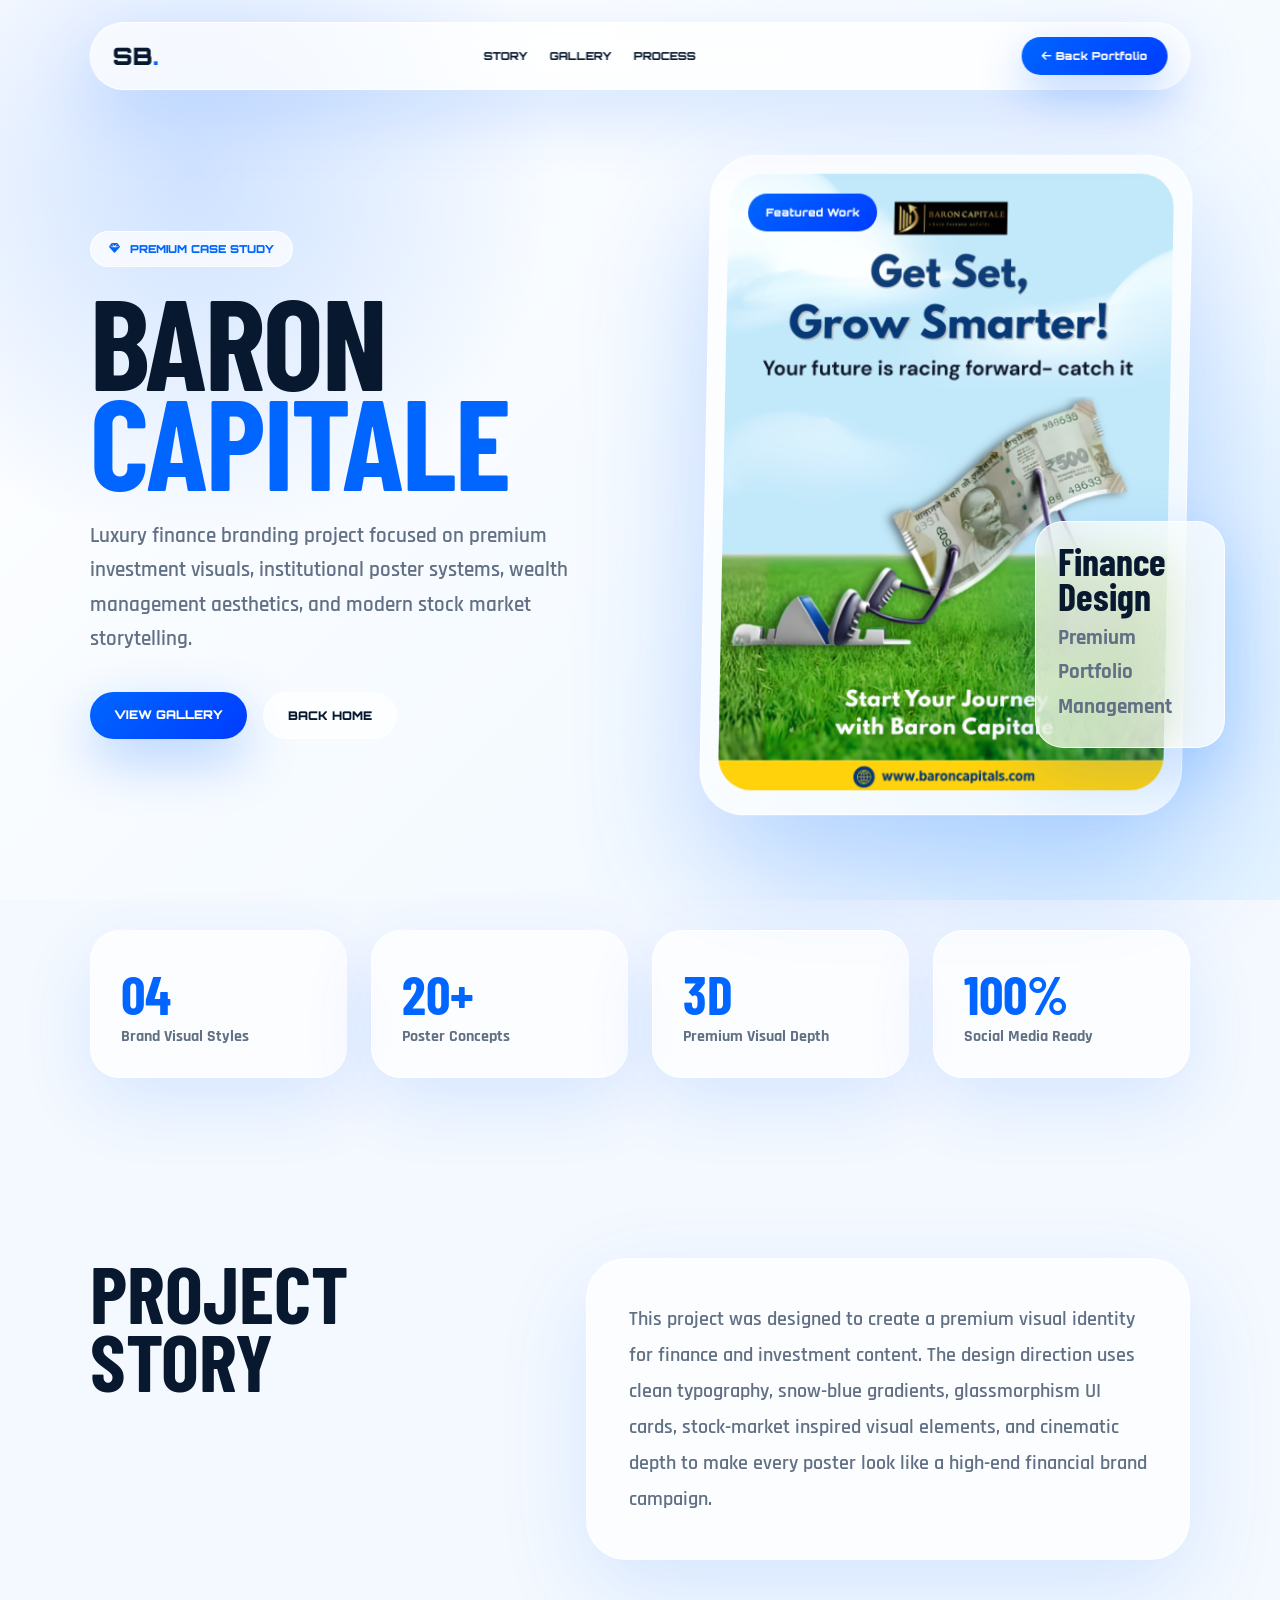
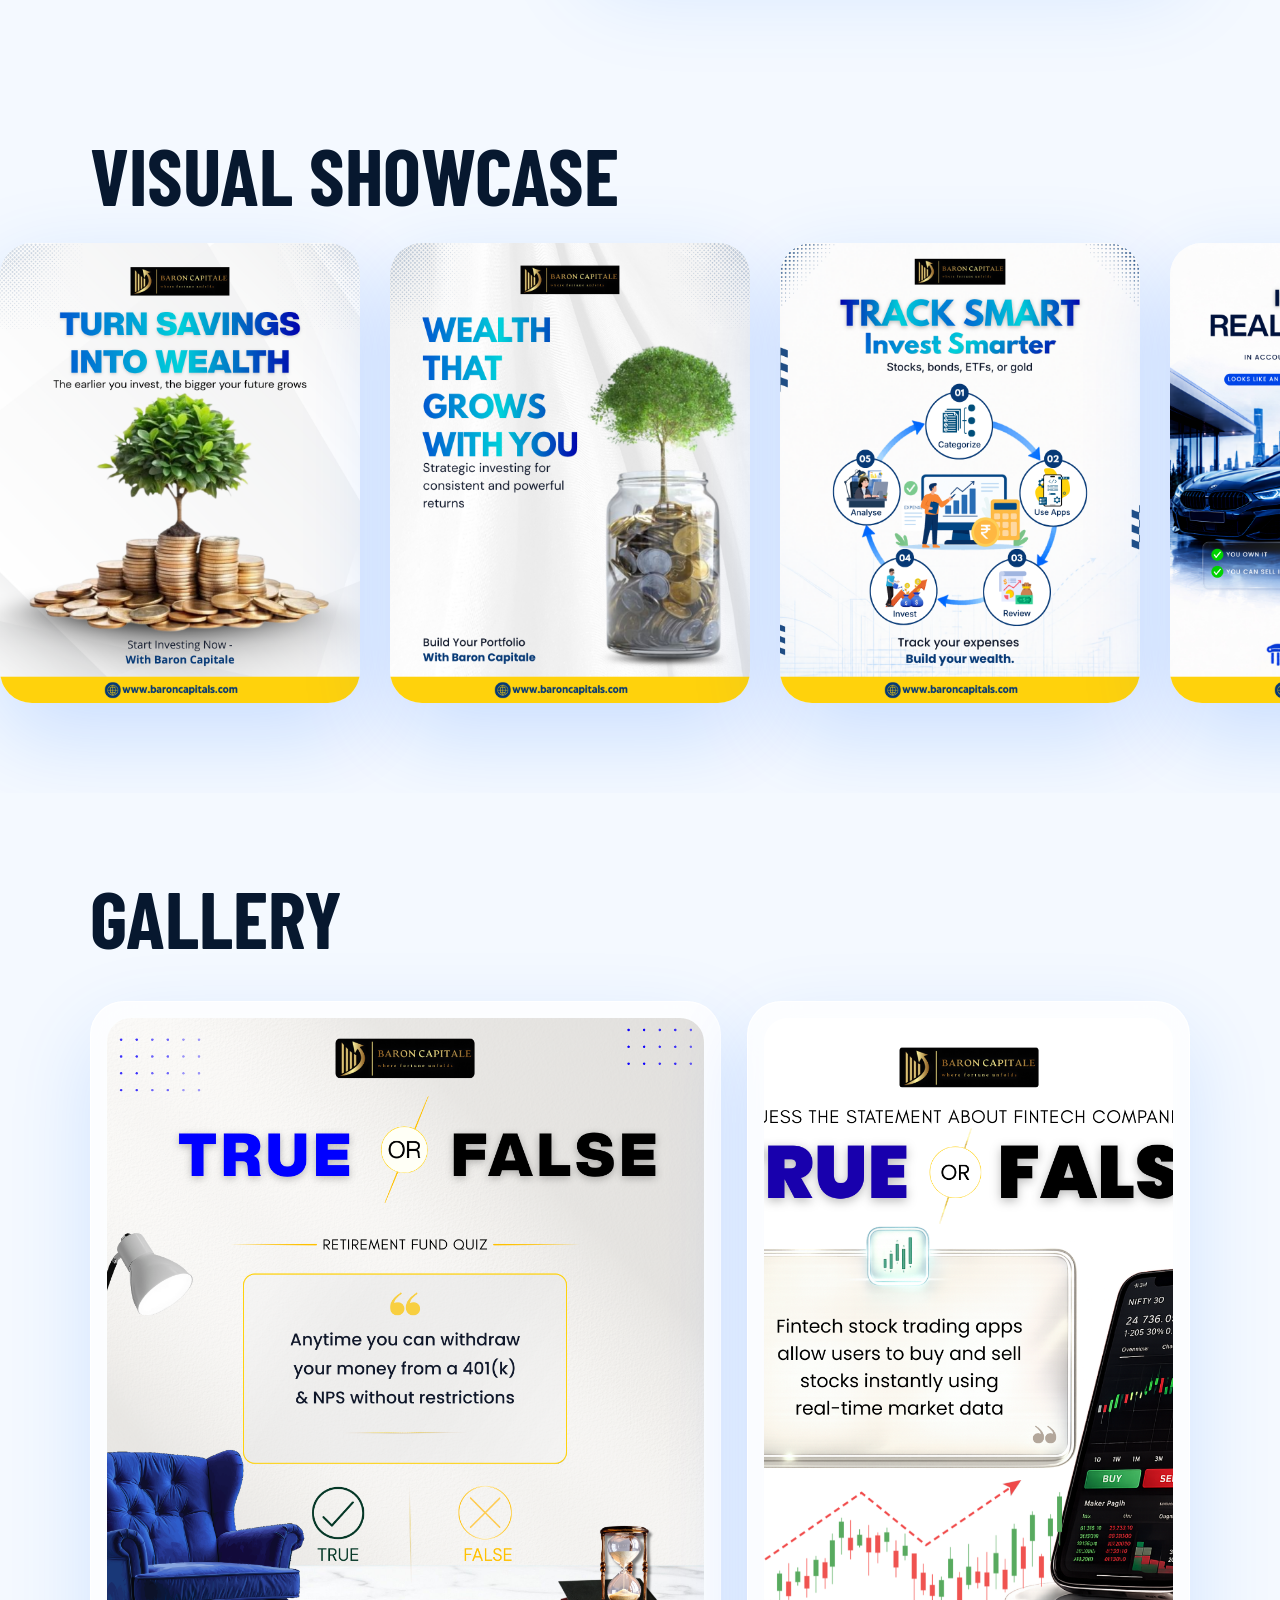
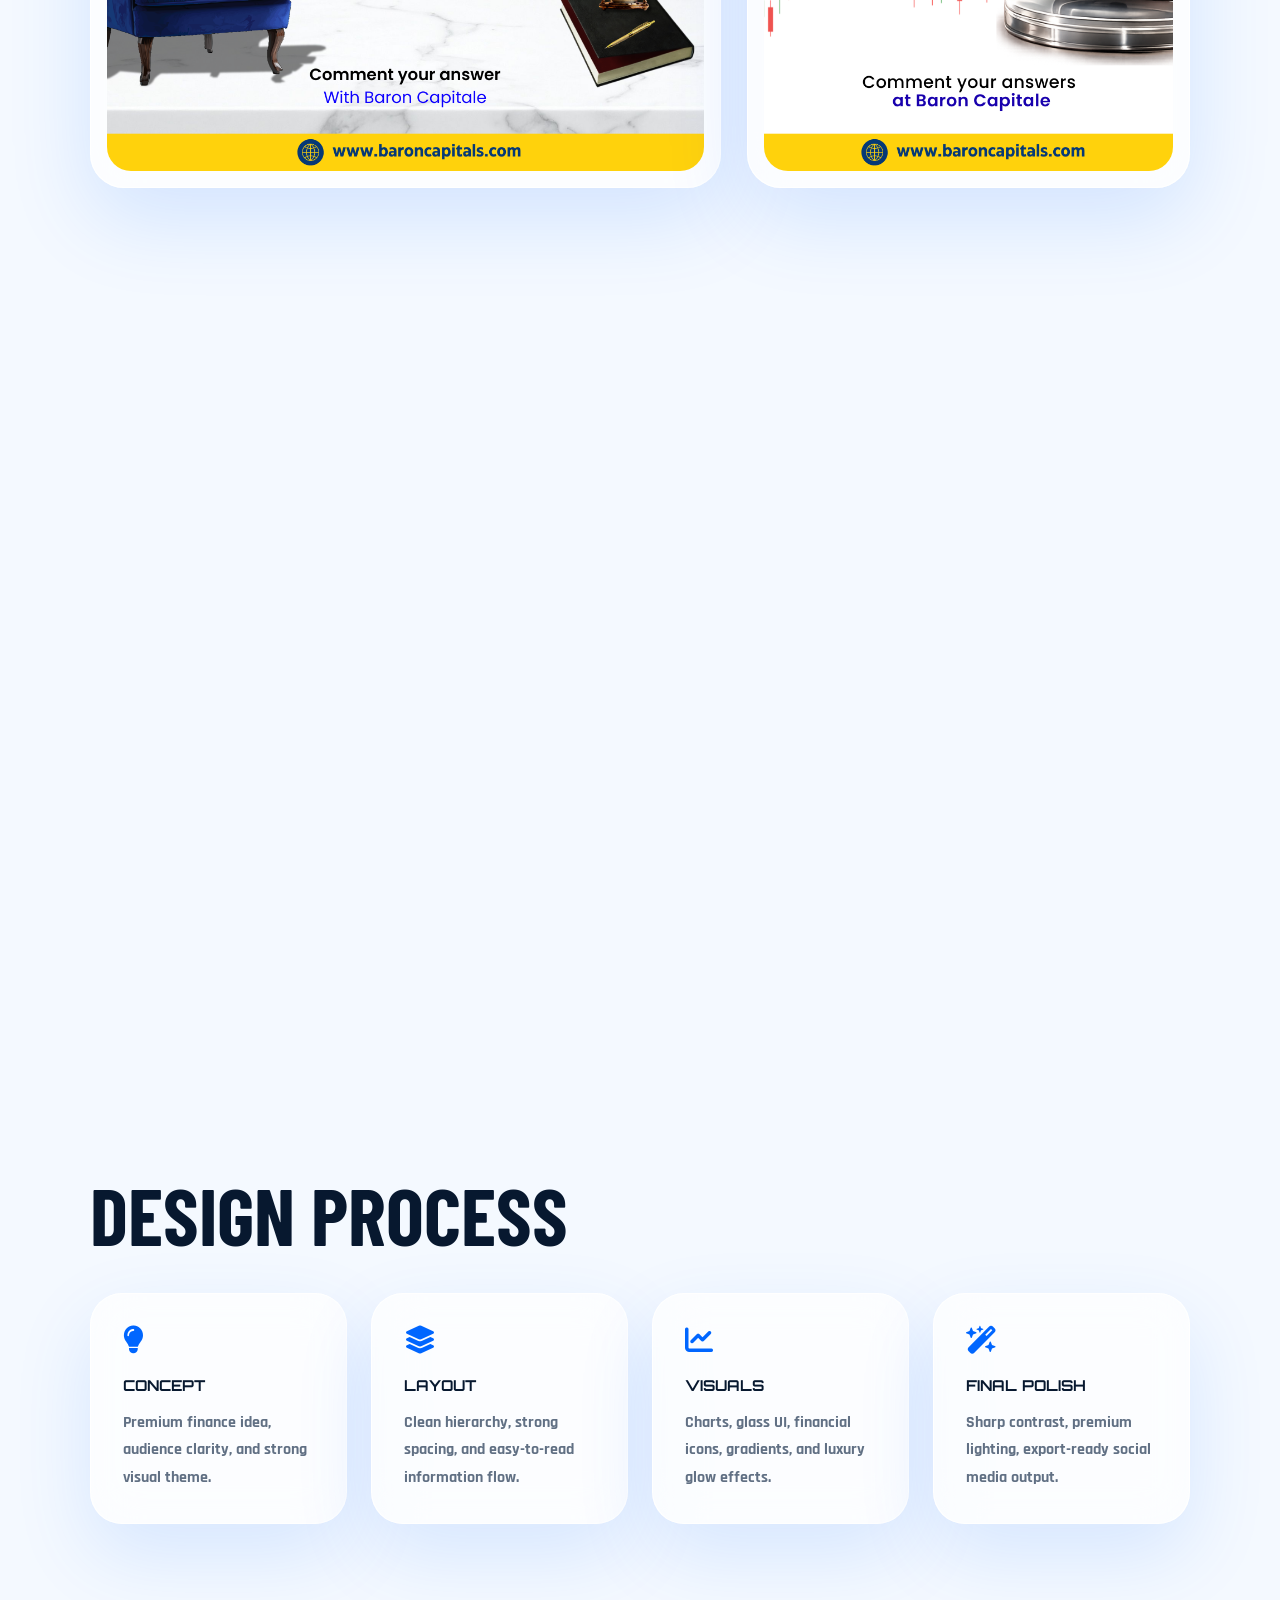
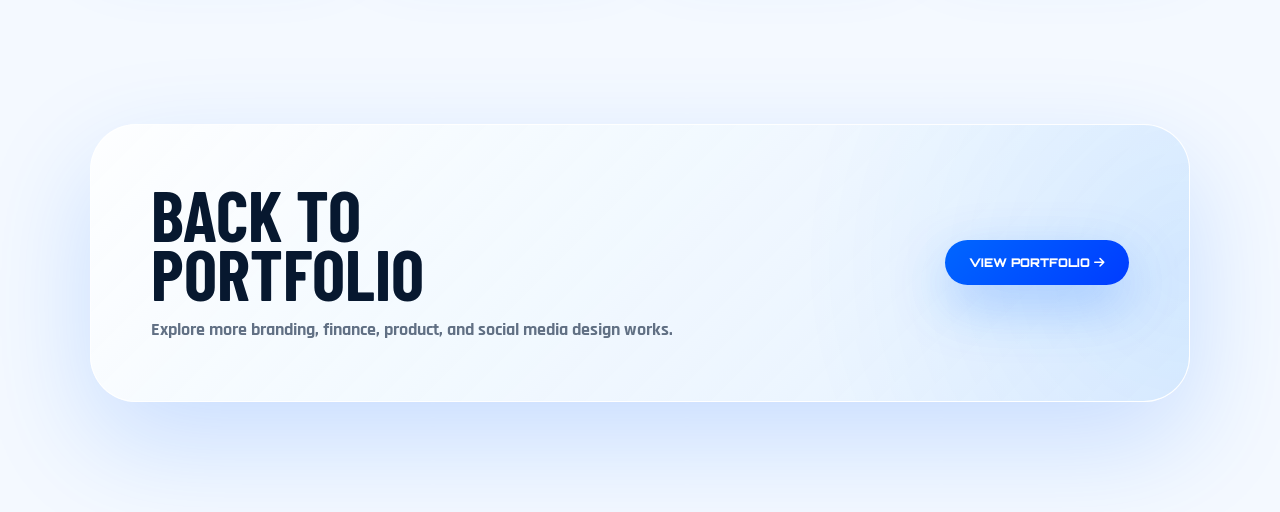
<file: baron-capitale.html>
<!doctype html>
<html lang="en">
  <head>
    <meta charset="UTF-8" />
    <meta name="viewport" content="width=device-width, initial-scale=1.0" />
    <title>Baron Capitale | Srinivasa Bala</title>

    <link
      href="https://cdnjs.cloudflare.com/ajax/libs/font-awesome/6.5.0/css/all.min.css"
      rel="stylesheet"
    />
    <link
      href="https://fonts.googleapis.com/css2?family=Barlow+Condensed:wght@600;700;800;900&family=Orbitron:wght@500;700;800&family=Rajdhani:wght@400;500;600;700&display=swap"
      rel="stylesheet"
    />

    <style>
      :root {
        --accent: #0066ff;
        --accent2: #7cc7ff;
        --bg: #f4f9ff;
        --dark: #06111f;
        --text: #07182f;
        --soft: #617084;
      }

      * {
        margin: 0;
        padding: 0;
        box-sizing: border-box;
      }

      html {
        scroll-behavior: smooth;
      }

      body {
        font-family: "Rajdhani", sans-serif;
        background: var(--bg);
        color: var(--text);
        overflow-x: hidden;
      }

      body::before {
        content: "";
        position: fixed;
        inset: 0;
        background:
          radial-gradient(
            circle at 15% 20%,
            rgba(0, 102, 255, 0.18),
            transparent 28%
          ),
          radial-gradient(
            circle at 85% 75%,
            rgba(124, 199, 255, 0.28),
            transparent 32%
          ),
          linear-gradient(135deg, #ffffff, #eef7ff);
        z-index: -2;
      }

      .noise {
        position: fixed;
        inset: 0;
        pointer-events: none;
        opacity: 0.12;
        z-index: -1;
        background-image: url("https://www.transparenttextures.com/patterns/white-wall-3.png");
      }

      /* NAV */

      header {
        position: fixed;
        top: 22px;
        left: 50%;
        transform: translateX(-50%);
        width: 86%;
        padding: 14px 22px;
        border-radius: 100px;
        z-index: 1000;
        display: flex;
        justify-content: space-between;
        align-items: center;
        background: rgba(255, 255, 255, 0.68);
        backdrop-filter: blur(28px);
        border: 1px solid rgba(255, 255, 255, 0.9);
        box-shadow: 0 25px 70px rgba(0, 102, 255, 0.16);
      }

      .logo {
        font-family: "Orbitron", sans-serif;
        font-size: 24px;
        font-weight: 900;
      }

      .logo span {
        color: var(--accent);
      }

      .nav-links {
        display: flex;
        gap: 22px;
      }

      .nav-links a {
        font-family: "Orbitron", sans-serif;
        font-size: 11px;
        text-transform: uppercase;
        font-weight: 800;
        color: var(--text);
        text-decoration: none;
      }

      .back-btn {
        padding: 12px 20px;
        border-radius: 100px;
        color: white;
        text-decoration: none;
        font-family: "Orbitron", sans-serif;
        font-size: 11px;
        font-weight: 900;
        background: linear-gradient(135deg, var(--accent), #003cff);
        box-shadow: 0 18px 45px rgba(0, 102, 255, 0.28);
      }

      /* HERO */

      .hero {
        min-height: 100vh;
        padding: 150px 7% 80px;
        display: grid;
        grid-template-columns: 1.05fr 0.95fr;
        gap: 70px;
        align-items: center;
        perspective: 1400px;
      }

      .hero-text {
        position: relative;
        z-index: 3;
      }

      .label {
        display: inline-flex;
        gap: 10px;
        align-items: center;
        padding: 10px 18px;
        border-radius: 100px;
        background: rgba(255, 255, 255, 0.72);
        border: 1px solid rgba(255, 255, 255, 0.9);
        color: var(--accent);
        font-family: "Orbitron", sans-serif;
        font-size: 11px;
        font-weight: 900;
        text-transform: uppercase;
        margin-bottom: 24px;
      }

      .hero h1 {
        font-family: "Barlow Condensed", sans-serif;
        font-size: clamp(76px, 10vw, 160px);
        line-height: 0.78;
        text-transform: uppercase;
        letter-spacing: -2px;
      }

      .hero h1 span {
        color: var(--accent);
      }

      .hero p {
        margin-top: 28px;
        max-width: 620px;
        font-size: 21px;
        line-height: 1.65;
        color: var(--soft);
        font-weight: 600;
      }

      .hero-actions {
        display: flex;
        flex-wrap: wrap;
        gap: 16px;
        margin-top: 35px;
      }

      .btn {
        padding: 15px 24px;
        border-radius: 100px;
        text-decoration: none;
        font-family: "Orbitron", sans-serif;
        font-size: 12px;
        font-weight: 900;
        text-transform: uppercase;
      }

      .btn.primary {
        color: white;
        background: linear-gradient(135deg, var(--accent), #003cff);
        box-shadow: 0 20px 55px rgba(0, 102, 255, 0.3);
      }

      .btn.secondary {
        color: var(--text);
        background: rgba(255, 255, 255, 0.7);
        border: 1px solid rgba(255, 255, 255, 0.95);
      }

      /* HERO 3D CARD */

      .hero-visual {
        position: relative;
        transform-style: preserve-3d;
      }

      .main-preview {
        position: relative;
        padding: 18px;
        border-radius: 46px;
        background: rgba(255, 255, 255, 0.58);
        backdrop-filter: blur(28px);
        border: 1px solid rgba(255, 255, 255, 0.95);
        box-shadow:
          0 55px 130px rgba(0, 102, 255, 0.24),
          inset 0 1px 0 rgba(255, 255, 255, 0.95);
        transform: rotateY(-10deg) rotateX(6deg);
        animation: floatMain 6s ease-in-out infinite;
      }

      .main-preview img {
        width: 100%;
        height: 620px;
        object-fit: cover;
        border-radius: 34px;
      }

      .preview-badge {
        position: absolute;
        top: 38px;
        left: 38px;
        padding: 12px 18px;
        border-radius: 100px;
        color: white;
        background: linear-gradient(135deg, var(--accent), #003cff);
        font-family: "Orbitron", sans-serif;
        font-size: 11px;
        font-weight: 900;
      }

      .orbit-card {
        position: absolute;
        right: -35px;
        bottom: 70px;
        width: 190px;
        padding: 22px;
        border-radius: 28px;
        background: rgba(255, 255, 255, 0.72);
        backdrop-filter: blur(24px);
        border: 1px solid rgba(255, 255, 255, 0.9);
        box-shadow: 0 25px 70px rgba(0, 102, 255, 0.2);
        animation: floatSmall 5s ease-in-out infinite;
      }

      .orbit-card h3 {
        font-family: "Barlow Condensed", sans-serif;
        font-size: 38px;
        line-height: 0.9;
      }

      .orbit-card p {
        margin-top: 8px;
        color: var(--soft);
        font-weight: 700;
      }

      /* STATS */

      .stats {
        padding: 30px 7% 90px;
        display: grid;
        grid-template-columns: repeat(4, 1fr);
        gap: 24px;
      }

      .stat {
        padding: 30px;
        border-radius: 30px;
        background: rgba(255, 255, 255, 0.68);
        backdrop-filter: blur(24px);
        border: 1px solid rgba(255, 255, 255, 0.9);
        box-shadow: 0 25px 70px rgba(0, 102, 255, 0.12);
      }

      .stat h3 {
        font-family: "Barlow Condensed", sans-serif;
        font-size: 54px;
        color: var(--accent);
      }

      .stat p {
        font-weight: 800;
        color: var(--soft);
      }

      /* STORY */

      .story {
        padding: 90px 7%;
        display: grid;
        grid-template-columns: 0.85fr 1.15fr;
        gap: 50px;
      }

      .section-title {
        font-family: "Barlow Condensed", sans-serif;
        font-size: 80px;
        line-height: 0.85;
        text-transform: uppercase;
      }

      .story-box {
        padding: 42px;
        border-radius: 40px;
        background: rgba(255, 255, 255, 0.66);
        backdrop-filter: blur(28px);
        border: 1px solid rgba(255, 255, 255, 0.9);
        box-shadow: 0 30px 90px rgba(0, 102, 255, 0.13);
      }

      .story-box p {
        color: var(--soft);
        font-size: 20px;
        line-height: 1.8;
        font-weight: 600;
      }

      /* SHOWCASE STRIP */

      .strip-section {
        padding: 90px 0;
        overflow: hidden;
      }

      .strip-title {
        padding: 0 7% 35px;
      }

      .strip {
        display: flex;
        gap: 30px;
        width: max-content;
        animation: moveStrip 28s linear infinite;
      }

      .strip:hover {
        animation-play-state: paused;
      }

      .strip img {
        width: 360px;
        height: 460px;
        object-fit: cover;
        border-radius: 32px;
        box-shadow: 0 30px 90px rgba(0, 102, 255, 0.18);
      }

      /* GALLERY */

      .gallery {
        padding: 90px 7%;
      }

      .gallery-grid {
        display: grid;
        grid-template-columns: repeat(12, 1fr);
        gap: 26px;
        margin-top: 50px;
      }

      .gallery-card {
        min-height: 420px;
        border-radius: 34px;
        overflow: hidden;
        background: rgba(255, 255, 255, 0.7);
        padding: 16px;
        backdrop-filter: blur(24px);
        border: 1px solid rgba(255, 255, 255, 0.95);
        box-shadow: 0 30px 85px rgba(0, 102, 255, 0.14);
        transition: 0.55s ease;
      }

      .gallery-card:nth-child(1),
      .gallery-card:nth-child(4) {
        grid-column: span 7;
      }

      .gallery-card:nth-child(2),
      .gallery-card:nth-child(3) {
        grid-column: span 5;
      }

      .gallery-card img {
        width: 100%;
        height: 100%;
        object-fit: cover;
        border-radius: 24px;
        transition: 0.6s ease;
      }

      .gallery-card:hover {
        transform: translateY(-14px) scale(1.015);
      }

      .gallery-card:hover img {
        transform: scale(1.05);
      }

      /* PROCESS */

      .process {
        padding: 90px 7%;
      }

      .process-grid {
        margin-top: 45px;
        display: grid;
        grid-template-columns: repeat(4, 1fr);
        gap: 24px;
      }

      .process-card {
        padding: 32px;
        border-radius: 32px;
        background: rgba(255, 255, 255, 0.68);
        backdrop-filter: blur(24px);
        border: 1px solid rgba(255, 255, 255, 0.95);
        box-shadow: 0 30px 80px rgba(0, 102, 255, 0.12);
        transition: 0.45s ease;
      }

      .process-card:hover {
        transform: translateY(-12px);
      }

      .process-card i {
        font-size: 28px;
        color: var(--accent);
        margin-bottom: 22px;
      }

      .process-card h3 {
        font-family: "Orbitron", sans-serif;
        font-size: 15px;
        text-transform: uppercase;
        margin-bottom: 14px;
      }

      .process-card p {
        color: var(--soft);
        font-weight: 700;
        line-height: 1.7;
      }

      /* NEXT */

      .next {
        padding: 110px 7%;
      }

      .next-box {
        padding: 60px;
        border-radius: 46px;
        background:
          linear-gradient(
            135deg,
            rgba(255, 255, 255, 0.78),
            rgba(220, 238, 255, 0.65)
          ),
          radial-gradient(
            circle at right,
            rgba(0, 102, 255, 0.25),
            transparent 35%
          );
        border: 1px solid rgba(255, 255, 255, 0.95);
        box-shadow: 0 40px 110px rgba(0, 102, 255, 0.18);
        display: flex;
        justify-content: space-between;
        align-items: center;
        gap: 30px;
      }

      .next-box h2 {
        font-family: "Barlow Condensed", sans-serif;
        font-size: 70px;
        text-transform: uppercase;
        line-height: 0.85;
      }

      .next-box p {
        margin-top: 14px;
        color: var(--soft);
        font-size: 18px;
        font-weight: 700;
      }

      /* REVEAL */

      .reveal {
        opacity: 0;
        transform: translateY(70px) scale(0.96);
        filter: blur(10px);
        transition: 1s cubic-bezier(0.16, 1, 0.3, 1);
      }

      .reveal.show {
        opacity: 1;
        transform: translateY(0) scale(1);
        filter: blur(0);
      }

      /* ANIMATIONS */

      @keyframes floatMain {
        0%,
        100% {
          transform: rotateY(-10deg) rotateX(6deg) translateY(0);
        }
        50% {
          transform: rotateY(-6deg) rotateX(4deg) translateY(-24px);
        }
      }

      @keyframes floatSmall {
        0%,
        100% {
          transform: translateY(0);
        }
        50% {
          transform: translateY(-22px);
        }
      }

      @keyframes moveStrip {
        from {
          transform: translateX(0);
        }
        to {
          transform: translateX(-50%);
        }
      }

      /* RESPONSIVE */

      @media (max-width: 1000px) {
        .hero,
        .story {
          grid-template-columns: 1fr;
        }
        .stats,
        .process-grid {
          grid-template-columns: 1fr 1fr;
        }
        .main-preview img {
          height: 480px;
        }
        .gallery-card:nth-child(n) {
          grid-column: span 12;
        }
      }

      @media (max-width: 700px) {
        header {
          width: 92%;
        }

        .nav-links {
          display: none;
        }

        .hero {
          padding-top: 130px;
        }

        .hero h1 {
          font-size: 76px;
        }

        .stats,
        .process-grid {
          grid-template-columns: 1fr;
        }

        .main-preview img {
          height: 420px;
        }

        .section-title {
          font-size: 56px;
        }

        .next-box {
          flex-direction: column;
          align-items: flex-start;
          padding: 38px;
        }

        .next-box h2 {
          font-size: 50px;
        }

        .orbit-card {
          right: 10px;
          bottom: 30px;
        }
      }
    </style>
  </head>

  <body>
    <div class="noise"></div>

    <header>
      <div class="logo">SB<span>.</span></div>

      <nav class="nav-links">
        <a href="#story">Story</a>
        <a href="#gallery">Gallery</a>
        <a href="#process">Process</a>
      </nav>

      <a href="index.html" class="back-btn">
        <i class="fa-solid fa-arrow-left"></i> Back Portfolio
      </a>
    </header>

    <section class="hero">
      <div class="hero-text reveal">
        <div class="label">
          <i class="fa-solid fa-gem"></i>
          Premium Case Study
        </div>

        <h1>
          Baron <br />
          <span>Capitale</span>
        </h1>

        <p>
          Luxury finance branding project focused on premium investment visuals,
          institutional poster systems, wealth management aesthetics, and modern
          stock market storytelling.
        </p>

        <div class="hero-actions">
          <a href="#gallery" class="btn primary">View Gallery</a>
          <a href="index.html" class="btn secondary">Back Home</a>
        </div>
      </div>

      <div class="hero-visual reveal">
        <div class="main-preview">
          <span class="preview-badge">Featured Work</span>
          <img
            src="assets/Baron Capitale/BC 14.png"
            alt="Baron Capitale Project"
          />
        </div>

        <div class="orbit-card">
          <h3>Finance<br />Design</h3>
          <p>Premium Portfolio Management</p>
        </div>
      </div>
    </section>

    <section class="stats reveal">
      <div class="stat">
        <h3>04</h3>
        <p>Brand Visual Styles</p>
      </div>
      <div class="stat">
        <h3>20+</h3>
        <p>Poster Concepts</p>
      </div>
      <div class="stat">
        <h3>3D</h3>
        <p>Premium Visual Depth</p>
      </div>
      <div class="stat">
        <h3>100%</h3>
        <p>Social Media Ready</p>
      </div>
    </section>

    <section class="story" id="story">
      <div class="reveal">
        <h2 class="section-title">Project<br />Story</h2>
      </div>

      <div class="story-box reveal">
        <p>
          This project was designed to create a premium visual identity for
          finance and investment content. The design direction uses clean
          typography, snow-blue gradients, glassmorphism UI cards, stock-market
          inspired visual elements, and cinematic depth to make every poster
          look like a high-end financial brand campaign.
        </p>
      </div>
    </section>

    <section class="strip-section">
      <div class="strip-title reveal">
        <h2 class="section-title">Visual Showcase</h2>
      </div>

      <div class="strip">
        <img src="assets/Baron Capitale/BC 2.png" />
        <img src="assets/Baron Capitale/BC 3.png" />
        <img src="assets/Baron Capitale/BC 4.png" />
        <img src="assets/Baron Capitale/BC 6.png" />
        <img src="assets/Baron Capitale/BC 7.png" />
        <img src="assets/Baron Capitale/BC 8.png" />

        <img src="assets/Baron Capitale/BC 2.png" />
        <img src="assets/Baron Capitale/BC 3.png" />
        <img src="assets/Baron Capitale/BC 4.png" />
        <img src="assets/Baron Capitale/BC 6.png" />
        <img src="assets/Baron Capitale/BC 7.png" />
        <img src="assets/Baron Capitale/BC 8.png" />
      </div>
    </section>

    <section class="gallery" id="gallery">
      <div class="reveal">
        <h2 class="section-title">Gallery</h2>
      </div>

      <div class="gallery-grid">
        <div class="gallery-card reveal">
          <img src="assets/Baron Capitale/BC 9.png" />
        </div>
        <div class="gallery-card reveal">
          <img src="assets/Baron Capitale/BC 11.png" />
        </div>
        <div class="gallery-card reveal">
          <img src="assets/Baron Capitale/BC 12.png" />
        </div>
        <div class="gallery-card reveal">
          <img src="assets/Baron Capitale/BC 13.png" />
        </div>
      </div>
    </section>

    <section class="process" id="process">
      <div class="reveal">
        <h2 class="section-title">Design Process</h2>
      </div>

      <div class="process-grid">
        <div class="process-card reveal">
          <i class="fa-solid fa-lightbulb"></i>
          <h3>Concept</h3>
          <p>
            Premium finance idea, audience clarity, and strong visual theme.
          </p>
        </div>

        <div class="process-card reveal">
          <i class="fa-solid fa-layer-group"></i>
          <h3>Layout</h3>
          <p>
            Clean hierarchy, strong spacing, and easy-to-read information flow.
          </p>
        </div>

        <div class="process-card reveal">
          <i class="fa-solid fa-chart-line"></i>
          <h3>Visuals</h3>
          <p>
            Charts, glass UI, financial icons, gradients, and luxury glow
            effects.
          </p>
        </div>

        <div class="process-card reveal">
          <i class="fa-solid fa-wand-magic-sparkles"></i>
          <h3>Final Polish</h3>
          <p>
            Sharp contrast, premium lighting, export-ready social media output.
          </p>
        </div>
      </div>
    </section>

    <section class="next">
      <div class="next-box reveal">
        <div>
          <h2>Back To<br />Portfolio</h2>
          <p>
            Explore more branding, finance, product, and social media design
            works.
          </p>
        </div>

        <a href="index.html" class="btn primary">
          View Portfolio <i class="fa-solid fa-arrow-right"></i>
        </a>
      </div>
    </section>

    <script>
      const reveals = document.querySelectorAll(".reveal");

      const revealObserver = new IntersectionObserver(
        (entries) => {
          entries.forEach((entry) => {
            if (entry.isIntersecting) {
              entry.target.classList.add("show");
            }
          });
        },
        { threshold: 0.18 },
      );

      reveals.forEach((el) => revealObserver.observe(el));

      const cards = document.querySelectorAll(
        ".gallery-card,.process-card,.stat",
      );

      cards.forEach((card) => {
        card.addEventListener("mousemove", (e) => {
          const rect = card.getBoundingClientRect();
          const x = e.clientX - rect.left;
          const y = e.clientY - rect.top;

          const rotateY = (x / rect.width - 0.5) * 10;
          const rotateX = (y / rect.height - 0.5) * -10;

          card.style.transform = `perspective(1000px) rotateX(${rotateX}deg) rotateY(${rotateY}deg) translateY(-10px)`;
        });

        card.addEventListener("mouseleave", () => {
          card.style.transform = "";
        });
      });
    </script>
  </body>
</html>
</file>
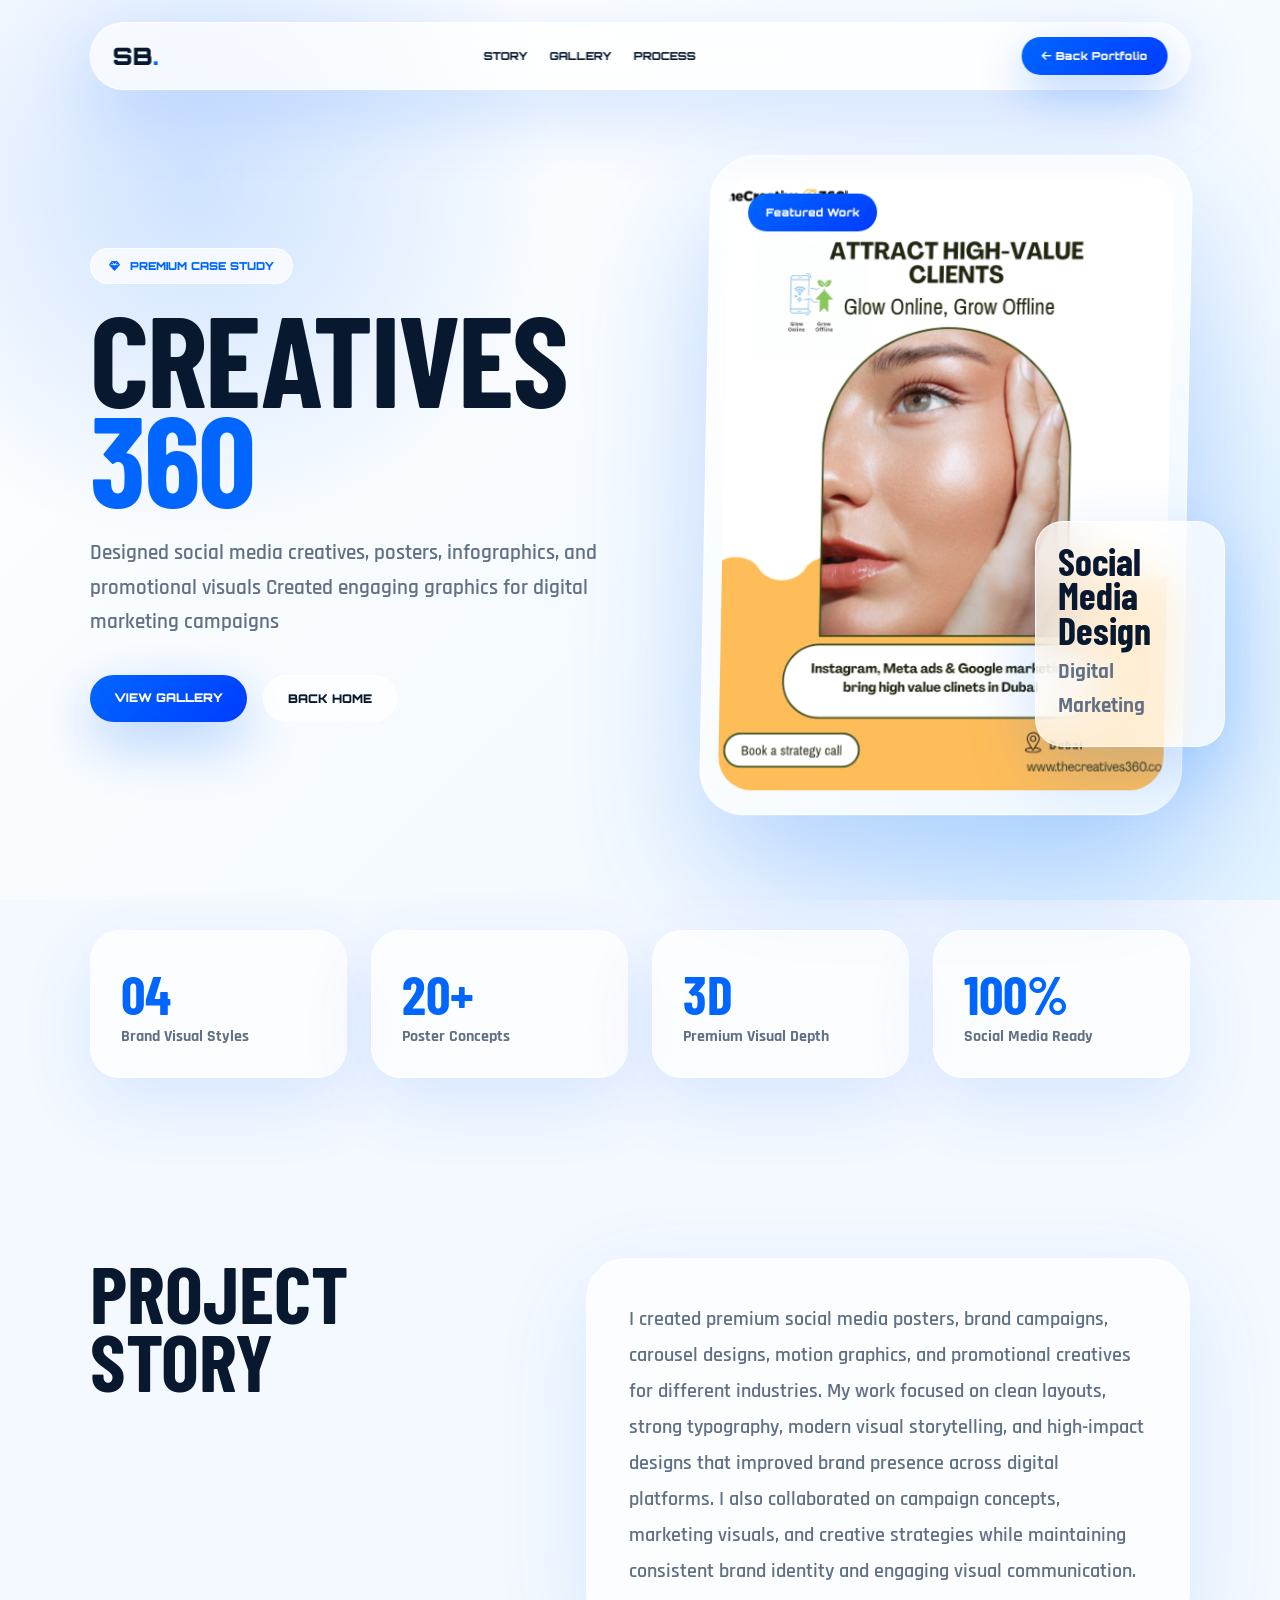
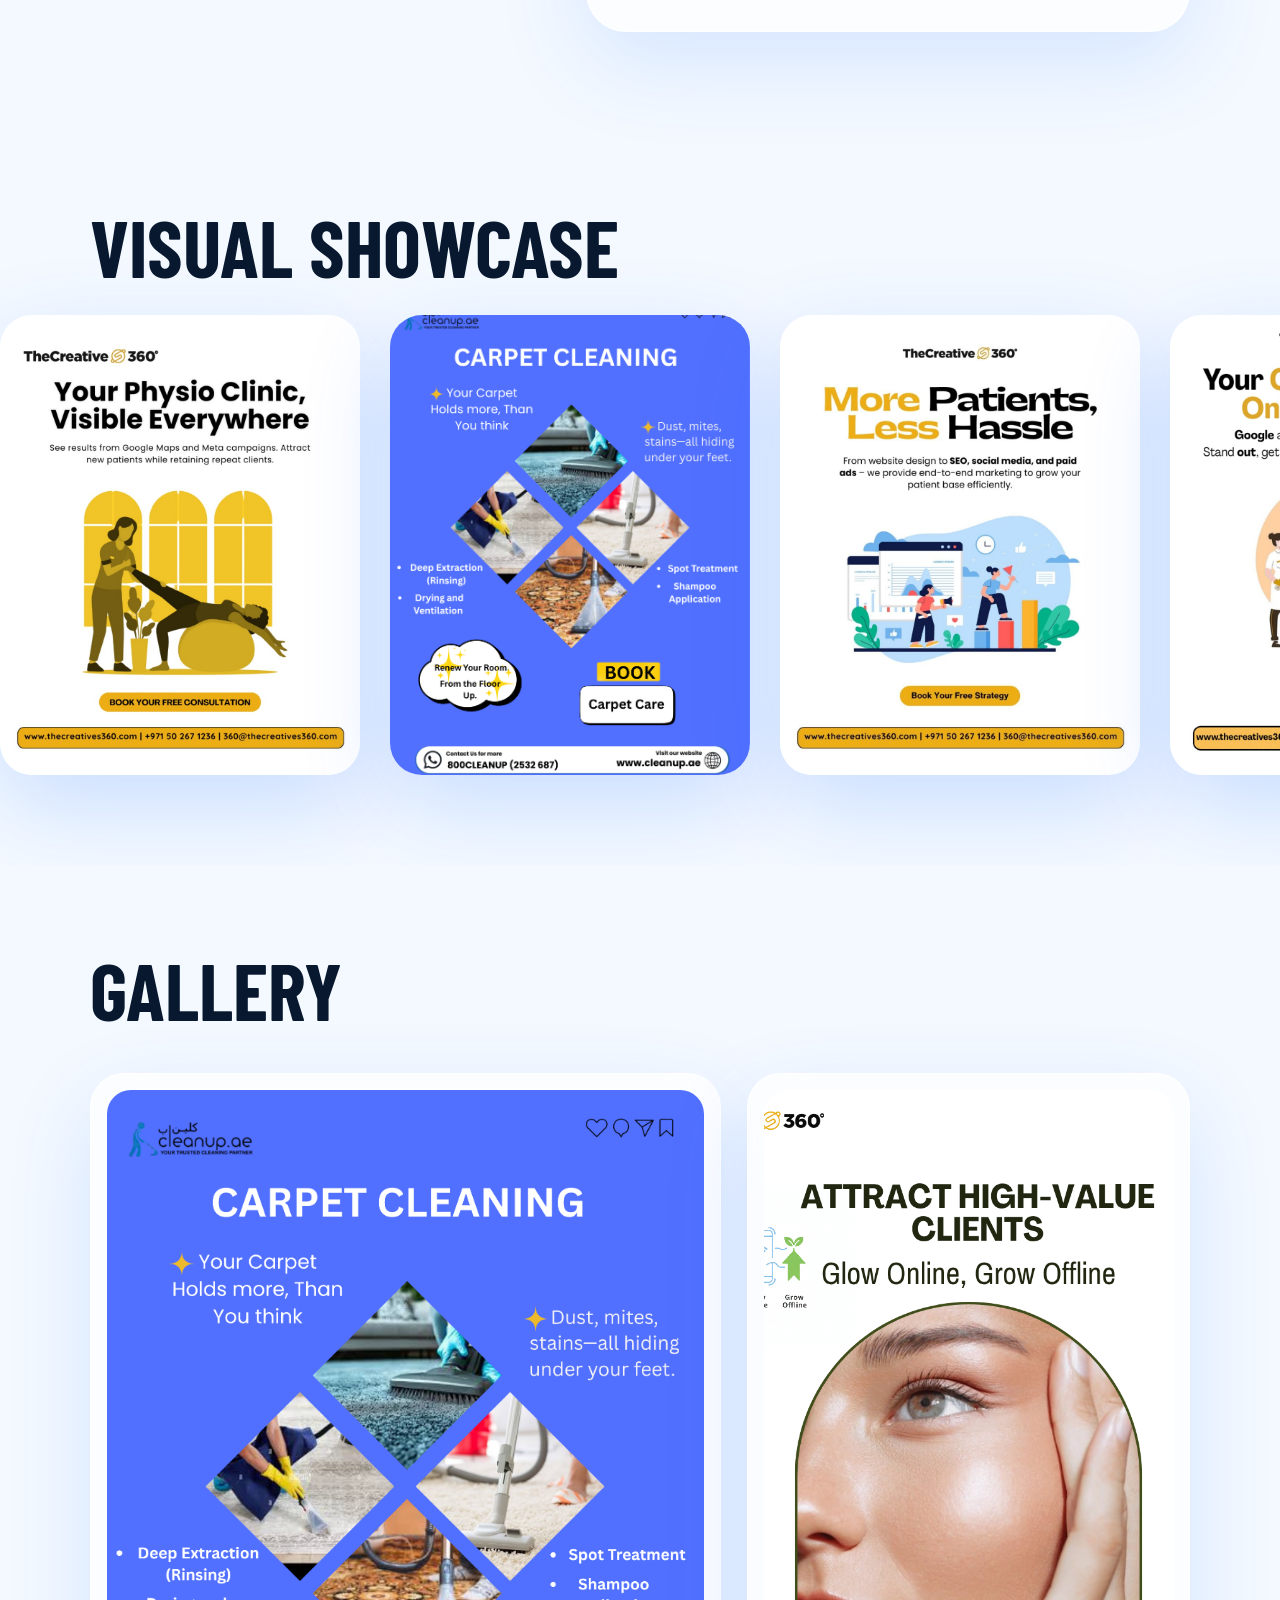
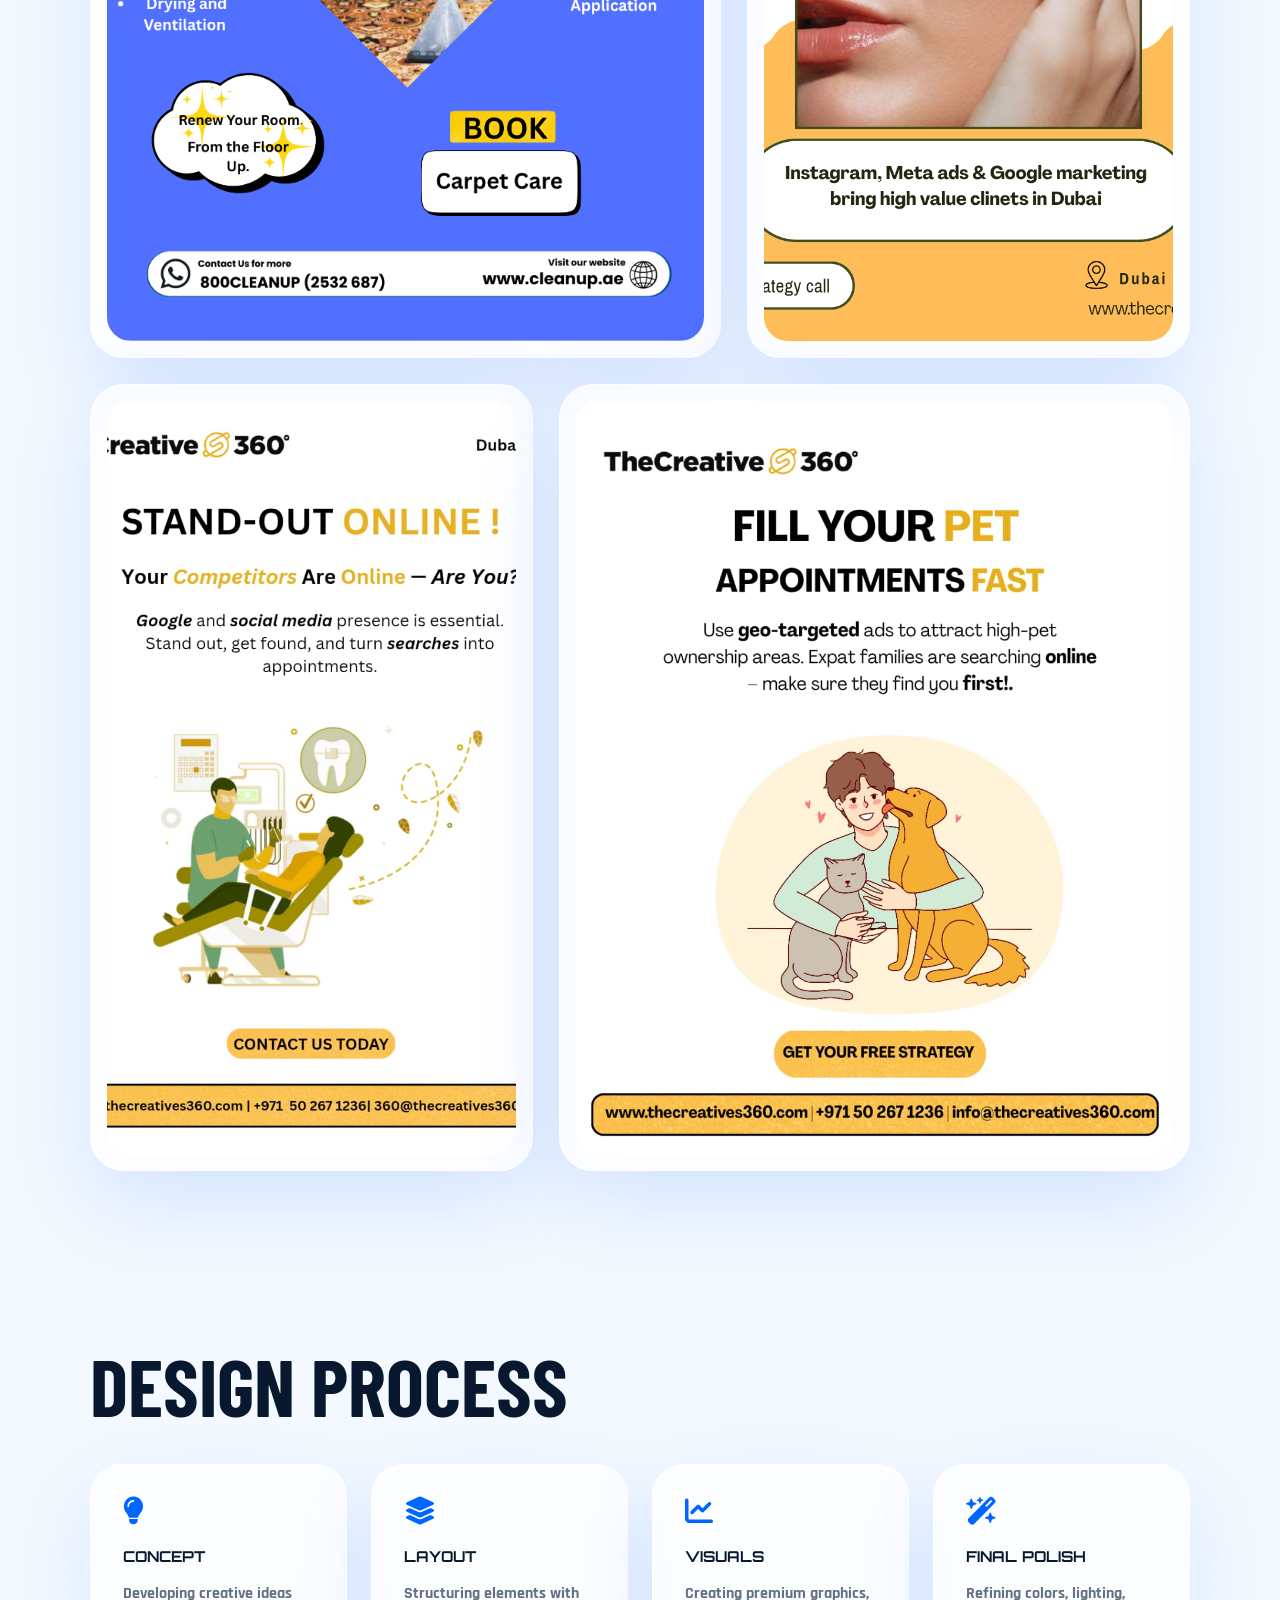
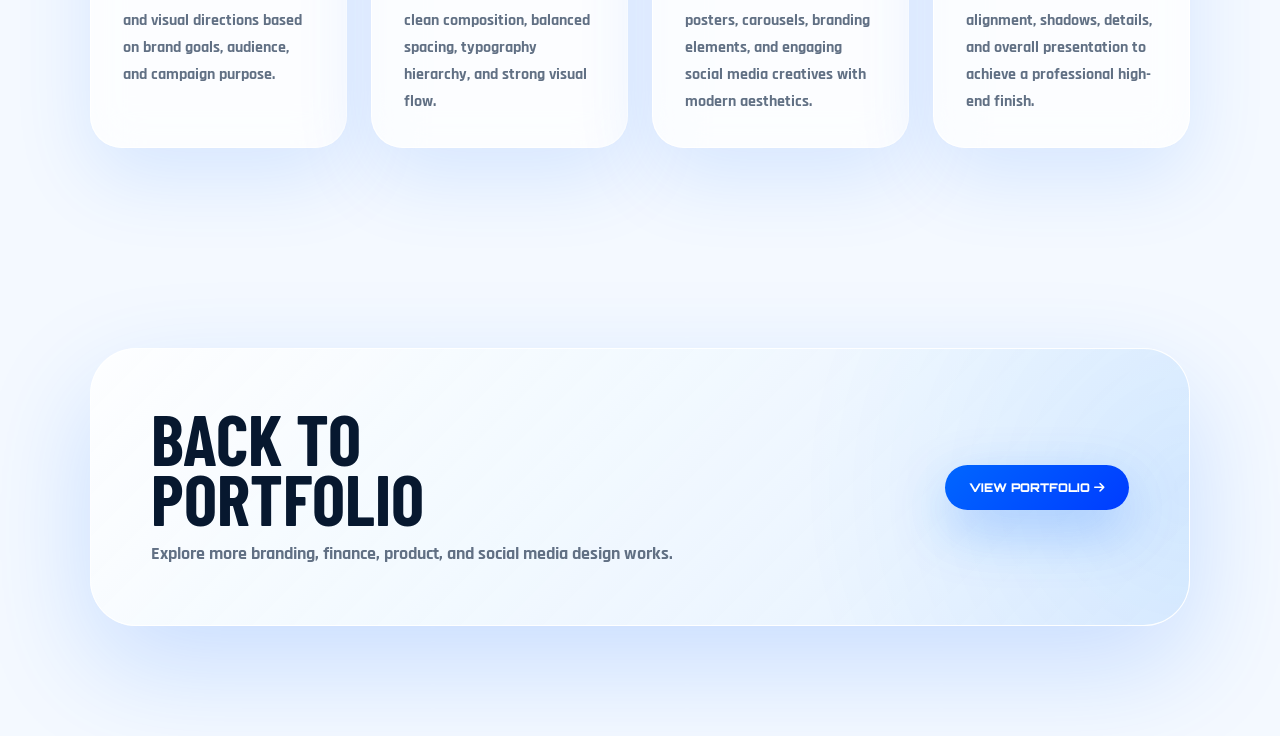
<file: creatives-360.html>
<!doctype html>
<html lang="en">
  <head>
    <meta charset="UTF-8" />
    <meta name="viewport" content="width=device-width, initial-scale=1.0" />
    <title>creatives 360 | Srinivasa Bala</title>

    <link
      href="https://cdnjs.cloudflare.com/ajax/libs/font-awesome/6.5.0/css/all.min.css"
      rel="stylesheet"
    />
    <link
      href="https://fonts.googleapis.com/css2?family=Barlow+Condensed:wght@600;700;800;900&family=Orbitron:wght@500;700;800&family=Rajdhani:wght@400;500;600;700&display=swap"
      rel="stylesheet"
    />

    <style>
      :root {
        --accent: #0066ff;
        --accent2: #7cc7ff;
        --bg: #f4f9ff;
        --dark: #06111f;
        --text: #07182f;
        --soft: #617084;
      }

      * {
        margin: 0;
        padding: 0;
        box-sizing: border-box;
      }

      html {
        scroll-behavior: smooth;
      }

      body {
        font-family: "Rajdhani", sans-serif;
        background: var(--bg);
        color: var(--text);
        overflow-x: hidden;
      }

      body::before {
        content: "";
        position: fixed;
        inset: 0;
        background:
          radial-gradient(
            circle at 15% 20%,
            rgba(0, 102, 255, 0.18),
            transparent 28%
          ),
          radial-gradient(
            circle at 85% 75%,
            rgba(124, 199, 255, 0.28),
            transparent 32%
          ),
          linear-gradient(135deg, #ffffff, #eef7ff);
        z-index: -2;
      }

      .noise {
        position: fixed;
        inset: 0;
        pointer-events: none;
        opacity: 0.12;
        z-index: -1;
        background-image: url("https://www.transparenttextures.com/patterns/white-wall-3.png");
      }

      /* NAV */

      header {
        position: fixed;
        top: 22px;
        left: 50%;
        transform: translateX(-50%);
        width: 86%;
        padding: 14px 22px;
        border-radius: 100px;
        z-index: 1000;
        display: flex;
        justify-content: space-between;
        align-items: center;
        background: rgba(255, 255, 255, 0.68);
        backdrop-filter: blur(28px);
        border: 1px solid rgba(255, 255, 255, 0.9);
        box-shadow: 0 25px 70px rgba(0, 102, 255, 0.16);
      }

      .logo {
        font-family: "Orbitron", sans-serif;
        font-size: 24px;
        font-weight: 900;
      }

      .logo span {
        color: var(--accent);
      }

      .nav-links {
        display: flex;
        gap: 22px;
      }

      .nav-links a {
        font-family: "Orbitron", sans-serif;
        font-size: 11px;
        text-transform: uppercase;
        font-weight: 800;
        color: var(--text);
        text-decoration: none;
      }

      .back-btn {
        padding: 12px 20px;
        border-radius: 100px;
        color: white;
        text-decoration: none;
        font-family: "Orbitron", sans-serif;
        font-size: 11px;
        font-weight: 900;
        background: linear-gradient(135deg, var(--accent), #003cff);
        box-shadow: 0 18px 45px rgba(0, 102, 255, 0.28);
      }

      /* HERO */

      .hero {
        min-height: 100vh;
        padding: 150px 7% 80px;
        display: grid;
        grid-template-columns: 1.05fr 0.95fr;
        gap: 70px;
        align-items: center;
        perspective: 1400px;
      }

      .hero-text {
        position: relative;
        z-index: 3;
      }

      .label {
        display: inline-flex;
        gap: 10px;
        align-items: center;
        padding: 10px 18px;
        border-radius: 100px;
        background: rgba(255, 255, 255, 0.72);
        border: 1px solid rgba(255, 255, 255, 0.9);
        color: var(--accent);
        font-family: "Orbitron", sans-serif;
        font-size: 11px;
        font-weight: 900;
        text-transform: uppercase;
        margin-bottom: 24px;
      }

      .hero h1 {
        font-family: "Barlow Condensed", sans-serif;
        font-size: clamp(76px, 10vw, 160px);
        line-height: 0.78;
        text-transform: uppercase;
        letter-spacing: -2px;
      }

      .hero h1 span {
        color: var(--accent);
      }

      .hero p {
        margin-top: 28px;
        max-width: 620px;
        font-size: 21px;
        line-height: 1.65;
        color: var(--soft);
        font-weight: 600;
      }

      .hero-actions {
        display: flex;
        flex-wrap: wrap;
        gap: 16px;
        margin-top: 35px;
      }

      .btn {
        padding: 15px 24px;
        border-radius: 100px;
        text-decoration: none;
        font-family: "Orbitron", sans-serif;
        font-size: 12px;
        font-weight: 900;
        text-transform: uppercase;
      }

      .btn.primary {
        color: white;
        background: linear-gradient(135deg, var(--accent), #003cff);
        box-shadow: 0 20px 55px rgba(0, 102, 255, 0.3);
      }

      .btn.secondary {
        color: var(--text);
        background: rgba(255, 255, 255, 0.7);
        border: 1px solid rgba(255, 255, 255, 0.95);
      }

      /* HERO 3D CARD */

      .hero-visual {
        position: relative;
        transform-style: preserve-3d;
      }

      .main-preview {
        position: relative;
        padding: 18px;
        border-radius: 46px;
        background: rgba(255, 255, 255, 0.58);
        backdrop-filter: blur(28px);
        border: 1px solid rgba(255, 255, 255, 0.95);
        box-shadow:
          0 55px 130px rgba(0, 102, 255, 0.24),
          inset 0 1px 0 rgba(255, 255, 255, 0.95);
        transform: rotateY(-10deg) rotateX(6deg);
        animation: floatMain 6s ease-in-out infinite;
      }

      .main-preview img {
        width: 100%;
        height: 620px;
        object-fit: cover;
        border-radius: 34px;
      }

      .preview-badge {
        position: absolute;
        top: 38px;
        left: 38px;
        padding: 12px 18px;
        border-radius: 100px;
        color: white;
        background: linear-gradient(135deg, var(--accent), #003cff);
        font-family: "Orbitron", sans-serif;
        font-size: 11px;
        font-weight: 900;
      }

      .orbit-card {
        position: absolute;
        right: -35px;
        bottom: 70px;
        width: 190px;
        padding: 22px;
        border-radius: 28px;
        background: rgba(255, 255, 255, 0.72);
        backdrop-filter: blur(24px);
        border: 1px solid rgba(255, 255, 255, 0.9);
        box-shadow: 0 25px 70px rgba(0, 102, 255, 0.2);
        animation: floatSmall 5s ease-in-out infinite;
      }

      .orbit-card h3 {
        font-family: "Barlow Condensed", sans-serif;
        font-size: 38px;
        line-height: 0.9;
      }

      .orbit-card p {
        margin-top: 8px;
        color: var(--soft);
        font-weight: 700;
      }

      /* STATS */

      .stats {
        padding: 30px 7% 90px;
        display: grid;
        grid-template-columns: repeat(4, 1fr);
        gap: 24px;
      }

      .stat {
        padding: 30px;
        border-radius: 30px;
        background: rgba(255, 255, 255, 0.68);
        backdrop-filter: blur(24px);
        border: 1px solid rgba(255, 255, 255, 0.9);
        box-shadow: 0 25px 70px rgba(0, 102, 255, 0.12);
      }

      .stat h3 {
        font-family: "Barlow Condensed", sans-serif;
        font-size: 54px;
        color: var(--accent);
      }

      .stat p {
        font-weight: 800;
        color: var(--soft);
      }

      /* STORY */

      .story {
        padding: 90px 7%;
        display: grid;
        grid-template-columns: 0.85fr 1.15fr;
        gap: 50px;
      }

      .section-title {
        font-family: "Barlow Condensed", sans-serif;
        font-size: 80px;
        line-height: 0.85;
        text-transform: uppercase;
      }

      .story-box {
        padding: 42px;
        border-radius: 40px;
        background: rgba(255, 255, 255, 0.66);
        backdrop-filter: blur(28px);
        border: 1px solid rgba(255, 255, 255, 0.9);
        box-shadow: 0 30px 90px rgba(0, 102, 255, 0.13);
      }

      .story-box p {
        color: var(--soft);
        font-size: 20px;
        line-height: 1.8;
        font-weight: 600;
      }

      /* SHOWCASE STRIP */

      .strip-section {
        padding: 90px 0;
        overflow: hidden;
      }

      .strip-title {
        padding: 0 7% 35px;
      }

      .strip {
        display: flex;
        gap: 30px;
        width: max-content;
        animation: moveStrip 28s linear infinite;
      }

      .strip:hover {
        animation-play-state: paused;
      }

      .strip img {
        width: 360px;
        height: 460px;
        object-fit: cover;
        border-radius: 32px;
        box-shadow: 0 30px 90px rgba(0, 102, 255, 0.18);
      }

      /* GALLERY */

      .gallery {
        padding: 90px 7%;
      }

      .gallery-grid {
        display: grid;
        grid-template-columns: repeat(12, 1fr);
        gap: 26px;
        margin-top: 50px;
      }

      .gallery-card {
        min-height: 420px;
        border-radius: 34px;
        overflow: hidden;
        background: rgba(255, 255, 255, 0.7);
        padding: 16px;
        backdrop-filter: blur(24px);
        border: 1px solid rgba(255, 255, 255, 0.95);
        box-shadow: 0 30px 85px rgba(0, 102, 255, 0.14);
        transition: 0.55s ease;
      }

      .gallery-card:nth-child(1),
      .gallery-card:nth-child(4) {
        grid-column: span 7;
      }

      .gallery-card:nth-child(2),
      .gallery-card:nth-child(3) {
        grid-column: span 5;
      }

      .gallery-card img {
        width: 100%;
        height: 100%;
        object-fit: cover;
        border-radius: 24px;
        transition: 0.6s ease;
      }

      .gallery-card:hover {
        transform: translateY(-14px) scale(1.015);
      }

      .gallery-card:hover img {
        transform: scale(1.05);
      }

      /* PROCESS */

      .process {
        padding: 90px 7%;
      }

      .process-grid {
        margin-top: 45px;
        display: grid;
        grid-template-columns: repeat(4, 1fr);
        gap: 24px;
      }

      .process-card {
        padding: 32px;
        border-radius: 32px;
        background: rgba(255, 255, 255, 0.68);
        backdrop-filter: blur(24px);
        border: 1px solid rgba(255, 255, 255, 0.95);
        box-shadow: 0 30px 80px rgba(0, 102, 255, 0.12);
        transition: 0.45s ease;
      }

      .process-card:hover {
        transform: translateY(-12px);
      }

      .process-card i {
        font-size: 28px;
        color: var(--accent);
        margin-bottom: 22px;
      }

      .process-card h3 {
        font-family: "Orbitron", sans-serif;
        font-size: 15px;
        text-transform: uppercase;
        margin-bottom: 14px;
      }

      .process-card p {
        color: var(--soft);
        font-weight: 700;
        line-height: 1.7;
      }

      /* NEXT */

      .next {
        padding: 110px 7%;
      }

      .next-box {
        padding: 60px;
        border-radius: 46px;
        background:
          linear-gradient(
            135deg,
            rgba(255, 255, 255, 0.78),
            rgba(220, 238, 255, 0.65)
          ),
          radial-gradient(
            circle at right,
            rgba(0, 102, 255, 0.25),
            transparent 35%
          );
        border: 1px solid rgba(255, 255, 255, 0.95);
        box-shadow: 0 40px 110px rgba(0, 102, 255, 0.18);
        display: flex;
        justify-content: space-between;
        align-items: center;
        gap: 30px;
      }

      .next-box h2 {
        font-family: "Barlow Condensed", sans-serif;
        font-size: 70px;
        text-transform: uppercase;
        line-height: 0.85;
      }

      .next-box p {
        margin-top: 14px;
        color: var(--soft);
        font-size: 18px;
        font-weight: 700;
      }

      /* REVEAL */

      .reveal {
        opacity: 0;
        transform: translateY(70px) scale(0.96);
        filter: blur(10px);
        transition: 1s cubic-bezier(0.16, 1, 0.3, 1);
      }

      .reveal.show {
        opacity: 1;
        transform: translateY(0) scale(1);
        filter: blur(0);
      }

      /* ANIMATIONS */

      @keyframes floatMain {
        0%,
        100% {
          transform: rotateY(-10deg) rotateX(6deg) translateY(0);
        }
        50% {
          transform: rotateY(-6deg) rotateX(4deg) translateY(-24px);
        }
      }

      @keyframes floatSmall {
        0%,
        100% {
          transform: translateY(0);
        }
        50% {
          transform: translateY(-22px);
        }
      }

      @keyframes moveStrip {
        from {
          transform: translateX(0);
        }
        to {
          transform: translateX(-50%);
        }
      }

      /* RESPONSIVE */

      @media (max-width: 1000px) {
        .hero,
        .story {
          grid-template-columns: 1fr;
        }
        .stats,
        .process-grid {
          grid-template-columns: 1fr 1fr;
        }
        .main-preview img {
          height: 480px;
        }
        .gallery-card:nth-child(n) {
          grid-column: span 12;
        }
      }

      @media (max-width: 700px) {
        header {
          width: 92%;
        }

        .nav-links {
          display: none;
        }

        .hero {
          padding-top: 130px;
        }

        .hero h1 {
          font-size: 76px;
        }

        .stats,
        .process-grid {
          grid-template-columns: 1fr;
        }

        .main-preview img {
          height: 420px;
        }

        .section-title {
          font-size: 56px;
        }

        .next-box {
          flex-direction: column;
          align-items: flex-start;
          padding: 38px;
        }

        .next-box h2 {
          font-size: 50px;
        }

        .orbit-card {
          right: 10px;
          bottom: 30px;
        }
      }
    </style>
  </head>

  <body>
    <div class="noise"></div>

    <header>
      <div class="logo">SB<span>.</span></div>

      <nav class="nav-links">
        <a href="#story">Story</a>
        <a href="#gallery">Gallery</a>
        <a href="#process">Process</a>
      </nav>

      <a href="index.html" class="back-btn">
        <i class="fa-solid fa-arrow-left"></i> Back Portfolio
      </a>
    </header>

    <section class="hero">
      <div class="hero-text reveal">
        <div class="label">
          <i class="fa-solid fa-gem"></i>
          Premium Case Study
        </div>

        <h1>
          Creatives <br />
          <span>360</span>
        </h1>

        <p>
          Designed social media creatives, posters, infographics, and
          promotional visuals Created engaging graphics for digital marketing
          campaigns
        </p>

        <div class="hero-actions">
          <a href="#gallery" class="btn primary">View Gallery</a>
          <a href="index.html" class="btn secondary">Back Home</a>
        </div>
      </div>

      <div class="hero-visual reveal">
        <div class="main-preview">
          <span class="preview-badge">Featured Work</span>
          <img
            src="assets/Creatives 360/360 (1).png"
            alt="Creatives 360 Project"
          />
        </div>

        <div class="orbit-card">
          <h3>Social Media<br />Design</h3>
          <p>Digital Marketing</p>
        </div>
      </div>
    </section>

    <section class="stats reveal">
      <div class="stat">
        <h3>04</h3>
        <p>Brand Visual Styles</p>
      </div>
      <div class="stat">
        <h3>20+</h3>
        <p>Poster Concepts</p>
      </div>
      <div class="stat">
        <h3>3D</h3>
        <p>Premium Visual Depth</p>
      </div>
      <div class="stat">
        <h3>100%</h3>
        <p>Social Media Ready</p>
      </div>
    </section>

    <section class="story" id="story">
      <div class="reveal">
        <h2 class="section-title">Project<br />Story</h2>
      </div>

      <div class="story-box reveal">
        <p>
          I created premium social media posters, brand campaigns, carousel
          designs, motion graphics, and promotional creatives for different
          industries. My work focused on clean layouts, strong typography,
          modern visual storytelling, and high-impact designs that improved
          brand presence across digital platforms. I also collaborated on
          campaign concepts, marketing visuals, and creative strategies while
          maintaining consistent brand identity and engaging visual
          communication.
        </p>
      </div>
    </section>

    <section class="strip-section">
      <div class="strip-title reveal">
        <h2 class="section-title">Visual Showcase</h2>
      </div>

      <div class="strip">
        <img src="assets/Creatives 360/360 (1).jpeg" />
        <img src="assets/Creatives 360/360 (6).png" />
        <img src="assets/Creatives 360/360 (2).jpeg" />
        <img src="assets/Creatives 360/360 (3).jpeg" />
        <img src="assets/Creatives 360/360 (4).jpeg" />
        <img src="assets/Creatives 360/360 (4).png" />

        <img src="assets/Creatives 360/360 (5).png" />
        <img src="assets/Creatives 360/360 (6).jpeg" />
        <img src="assets/Creatives 360/360 (6).png" />
        <img src="assets/Creatives 360/360 (6).png" />
        <img src="assets/Creatives 360/360 (8).jpeg" />
        <img src="assets/Creatives 360/360 (9).jpeg" />
      </div>
    </section>

    <section class="gallery" id="gallery">
      <div class="reveal">
        <h2 class="section-title">Gallery</h2>
      </div>

      <div class="gallery-grid">
        <div class="gallery-card reveal">
          <img src="assets/Creatives 360/360 (6).png" />
        </div>
        <div class="gallery-card reveal">
          <img src="assets/Creatives 360/360 (1).png" />
        </div>
        <div class="gallery-card reveal">
          <img src="assets/Creatives 360/360 (8).jpeg" />
        </div>
        <div class="gallery-card reveal">
          <img src="assets/Creatives 360/360 (9).jpeg" />
        </div>
      </div>
    </section>

    <section class="process" id="process">
      <div class="reveal">
        <h2 class="section-title">Design Process</h2>
      </div>

      <div class="process-grid">
        <div class="process-card reveal">
          <i class="fa-solid fa-lightbulb"></i>
          <h3>Concept</h3>
          <p>
            Developing creative ideas and visual directions based on brand
            goals, audience, and campaign purpose.
          </p>
        </div>

        <div class="process-card reveal">
          <i class="fa-solid fa-layer-group"></i>
          <h3>Layout</h3>
          <p>
            Structuring elements with clean composition, balanced spacing,
            typography hierarchy, and strong visual flow.
          </p>
        </div>

        <div class="process-card reveal">
          <i class="fa-solid fa-chart-line"></i>
          <h3>Visuals</h3>
          <p>
            Creating premium graphics, posters, carousels, branding elements,
            and engaging social media creatives with modern aesthetics.
          </p>
        </div>

        <div class="process-card reveal">
          <i class="fa-solid fa-wand-magic-sparkles"></i>
          <h3>Final Polish</h3>
          <p>
            Refining colors, lighting, alignment, shadows, details, and overall
            presentation to achieve a professional high-end finish.
          </p>
        </div>
      </div>
    </section>

    <section class="next">
      <div class="next-box reveal">
        <div>
          <h2>Back To<br />Portfolio</h2>
          <p>
            Explore more branding, finance, product, and social media design
            works.
          </p>
        </div>

        <a href="index.html" class="btn primary">
          View Portfolio <i class="fa-solid fa-arrow-right"></i>
        </a>
      </div>
    </section>

    <script>
      const reveals = document.querySelectorAll(".reveal");

      const revealObserver = new IntersectionObserver(
        (entries) => {
          entries.forEach((entry) => {
            if (entry.isIntersecting) {
              entry.target.classList.add("show");
            }
          });
        },
        { threshold: 0.18 },
      );

      reveals.forEach((el) => revealObserver.observe(el));

      const cards = document.querySelectorAll(
        ".gallery-card,.process-card,.stat",
      );

      cards.forEach((card) => {
        card.addEventListener("mousemove", (e) => {
          const rect = card.getBoundingClientRect();
          const x = e.clientX - rect.left;
          const y = e.clientY - rect.top;

          const rotateY = (x / rect.width - 0.5) * 10;
          const rotateX = (y / rect.height - 0.5) * -10;

          card.style.transform = `perspective(1000px) rotateX(${rotateX}deg) rotateY(${rotateY}deg) translateY(-10px)`;
        });

        card.addEventListener("mouseleave", () => {
          card.style.transform = "";
        });
      });
    </script>
  </body>
</html>
</file>
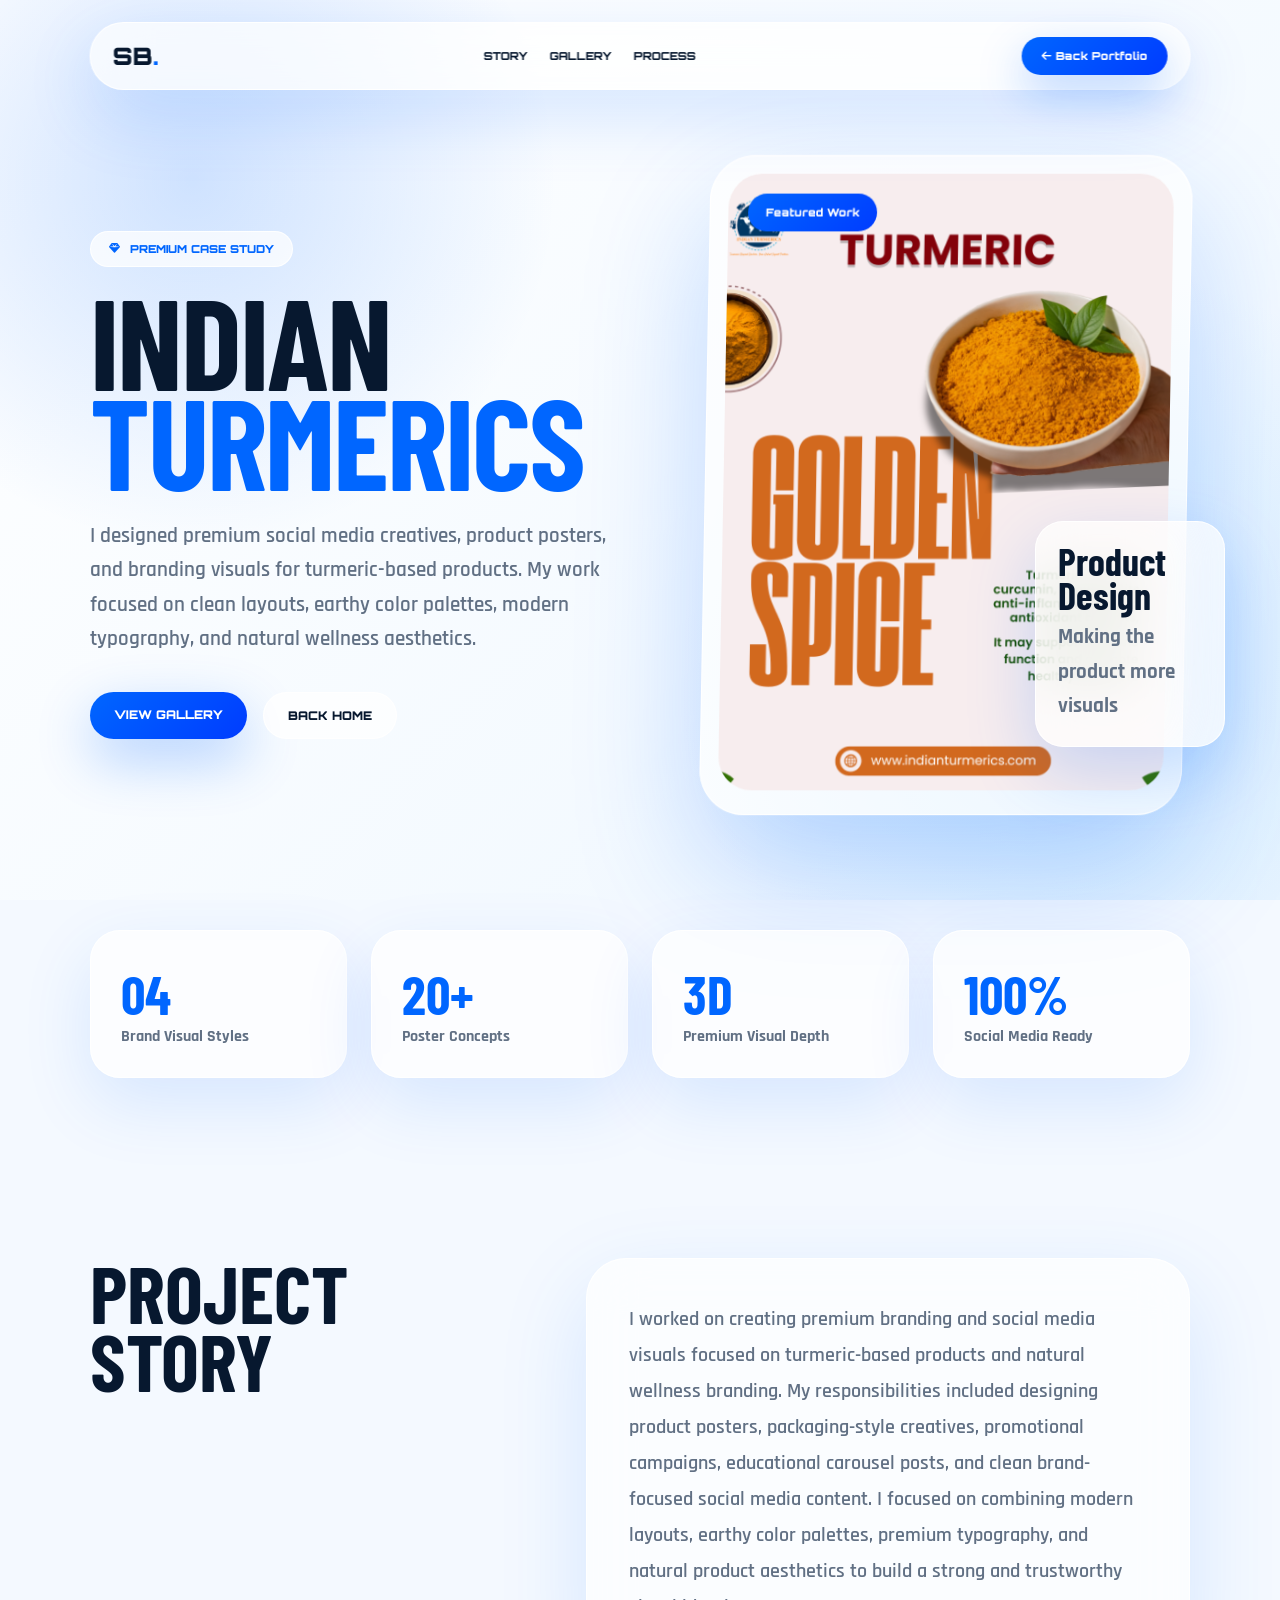
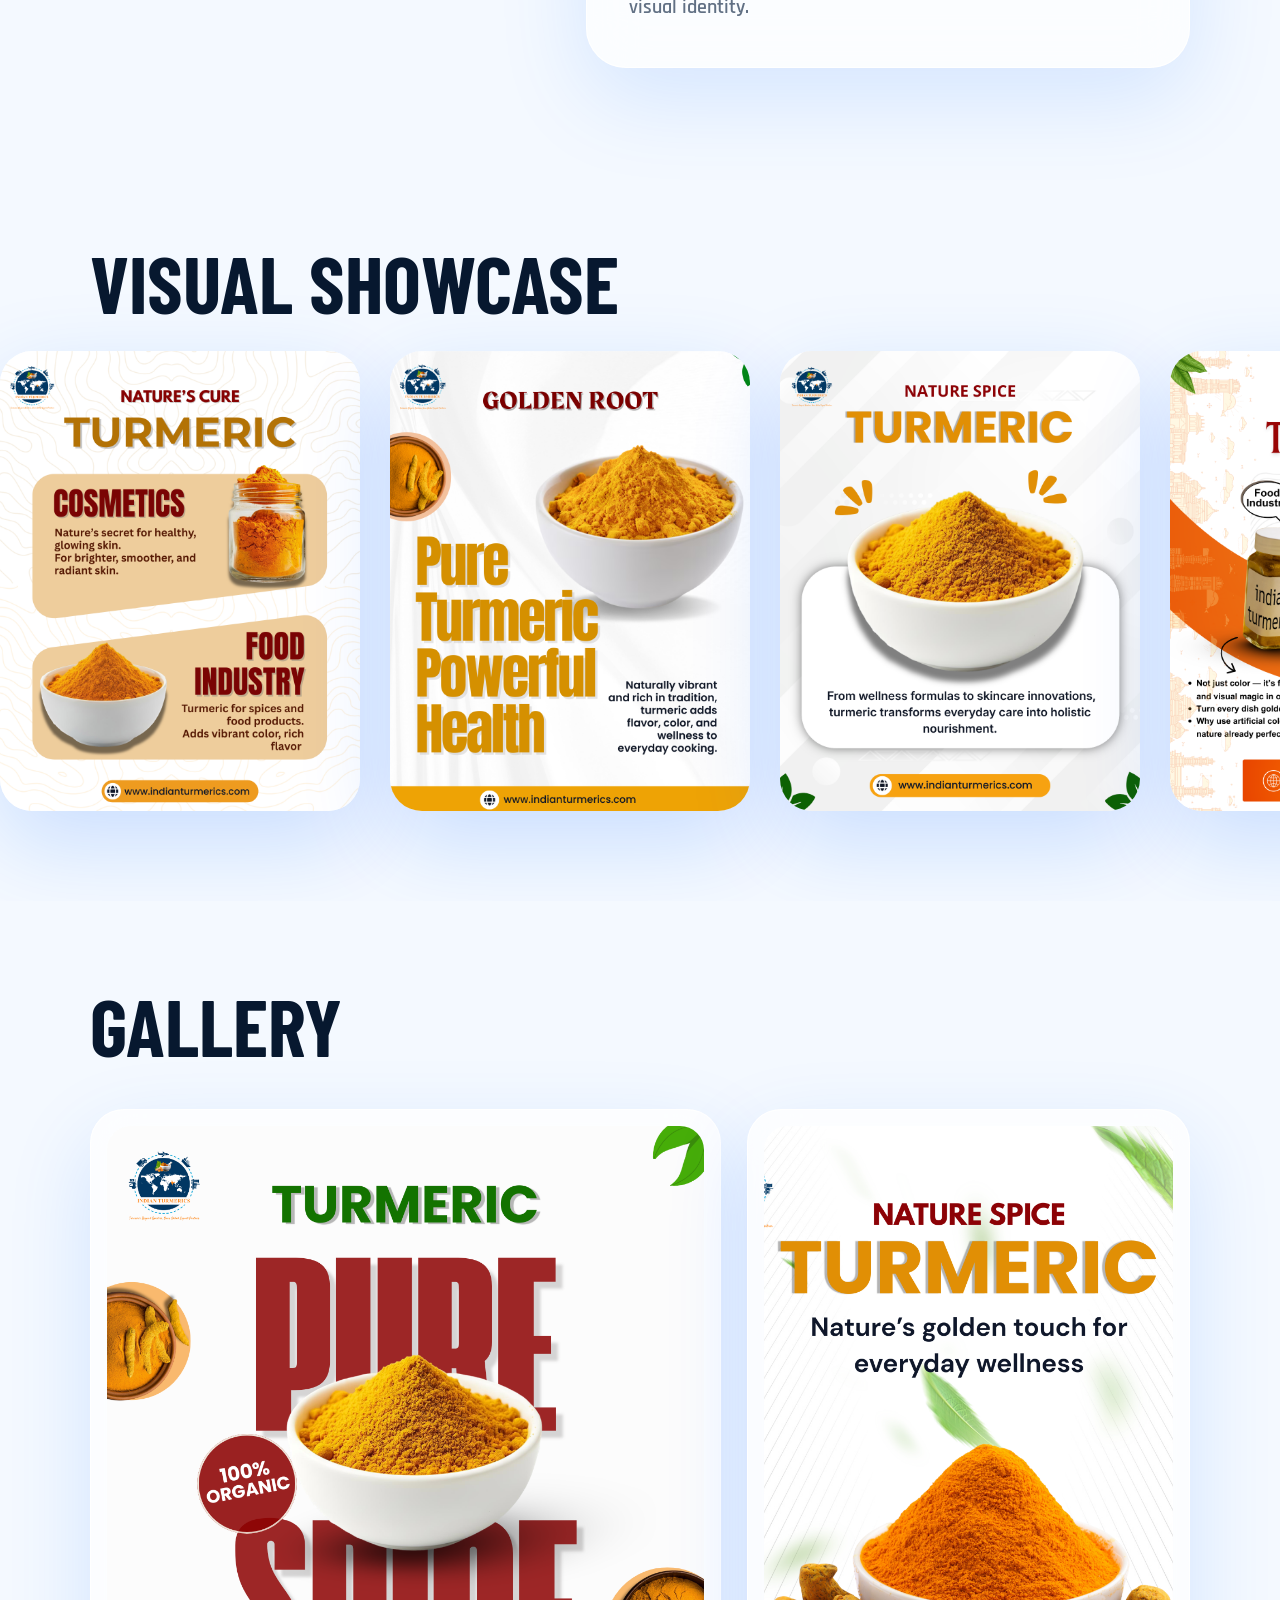
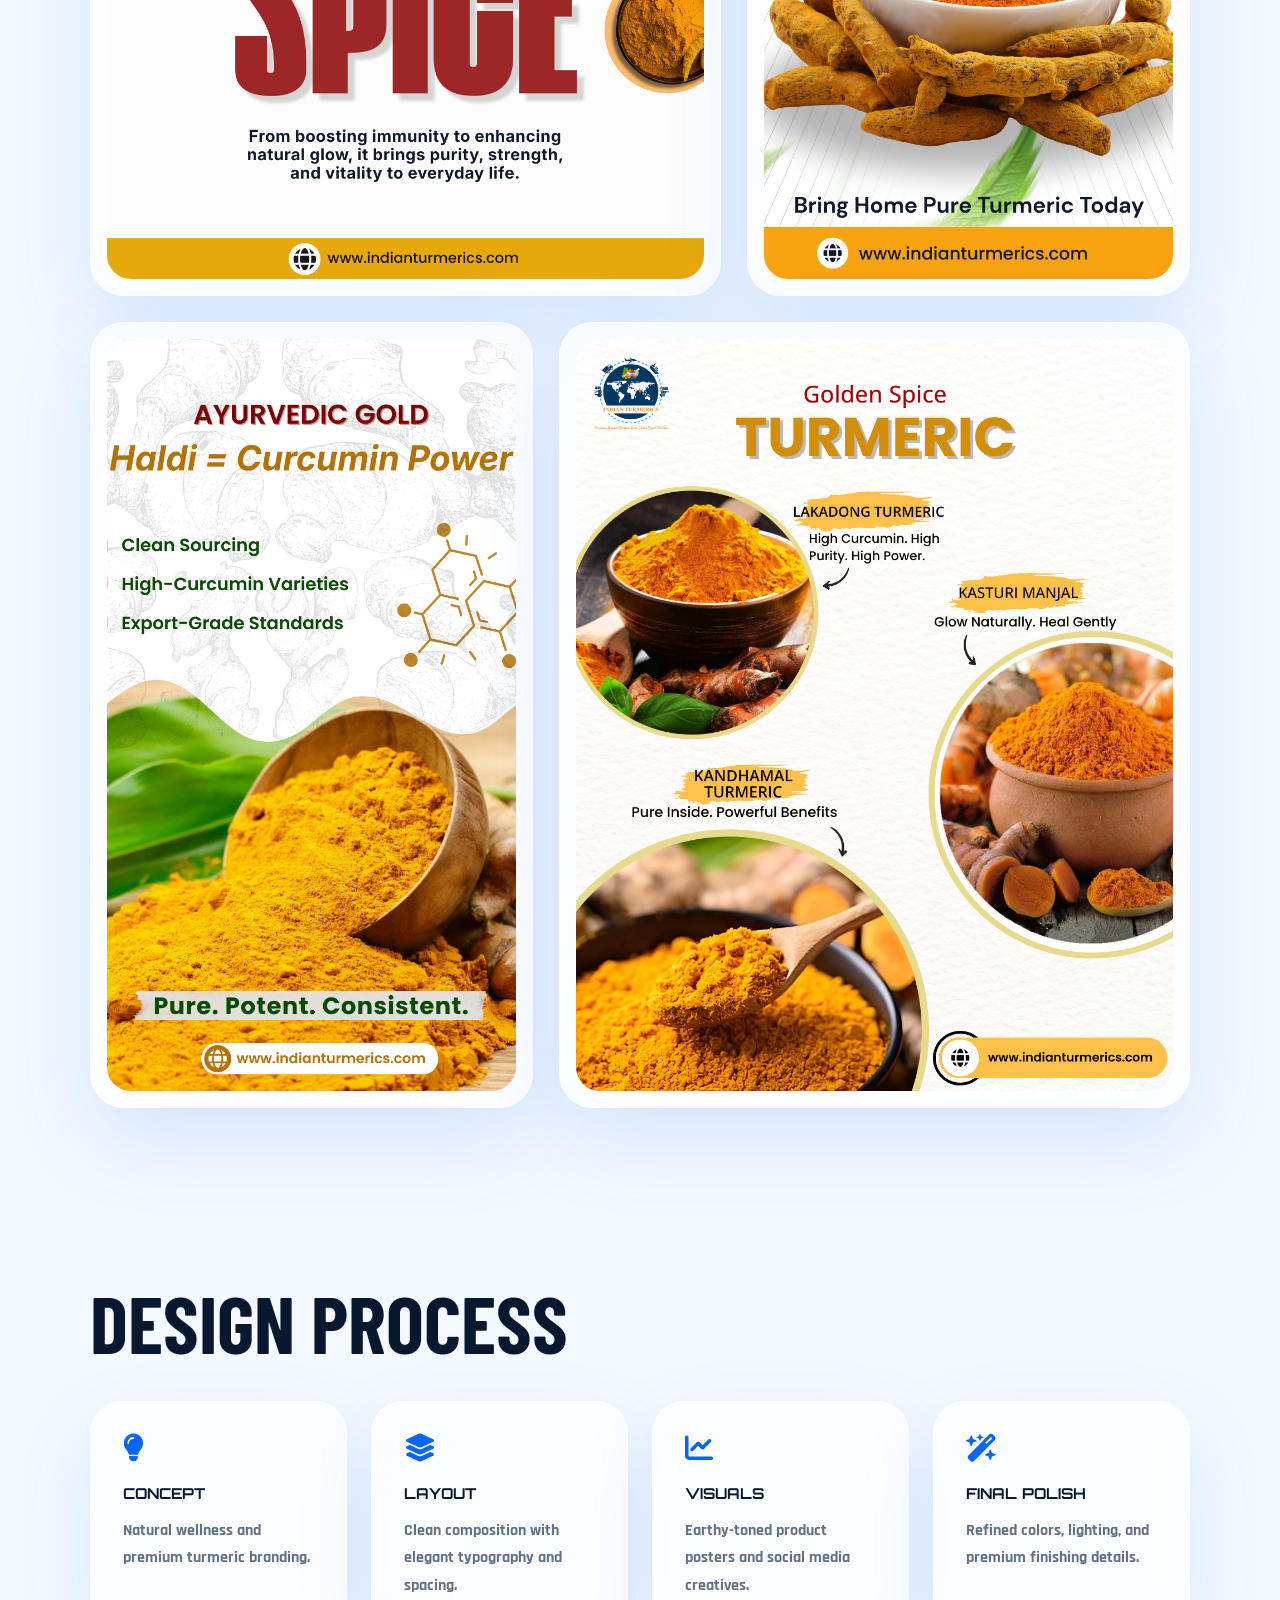
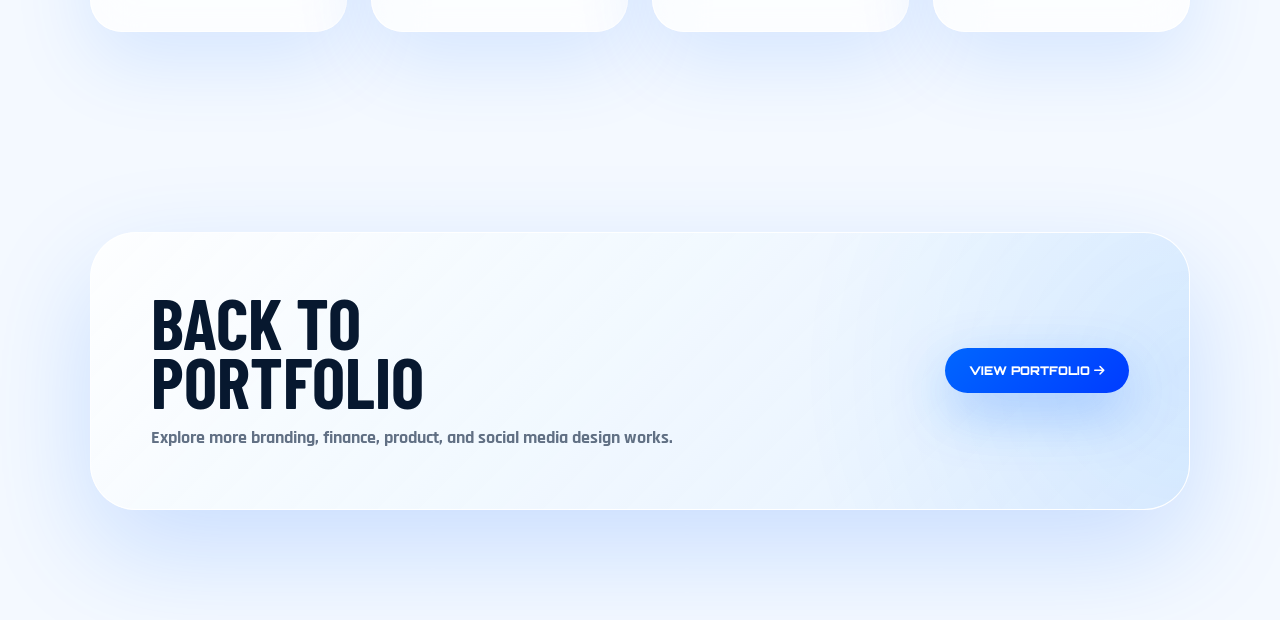
<file: indian-turmerics.html>
<!doctype html>
<html lang="en">
  <head>
    <meta charset="UTF-8" />
    <meta name="viewport" content="width=device-width, initial-scale=1.0" />
    <title>IndianTurmerics | Srinivasa Bala</title>

    <link
      href="https://cdnjs.cloudflare.com/ajax/libs/font-awesome/6.5.0/css/all.min.css"
      rel="stylesheet"
    />
    <link
      href="https://fonts.googleapis.com/css2?family=Barlow+Condensed:wght@600;700;800;900&family=Orbitron:wght@500;700;800&family=Rajdhani:wght@400;500;600;700&display=swap"
      rel="stylesheet"
    />

    <style>
      :root {
        --accent: #0066ff;
        --accent2: #7cc7ff;
        --bg: #f4f9ff;
        --dark: #06111f;
        --text: #07182f;
        --soft: #617084;
      }

      * {
        margin: 0;
        padding: 0;
        box-sizing: border-box;
      }

      html {
        scroll-behavior: smooth;
      }

      body {
        font-family: "Rajdhani", sans-serif;
        background: var(--bg);
        color: var(--text);
        overflow-x: hidden;
      }

      body::before {
        content: "";
        position: fixed;
        inset: 0;
        background:
          radial-gradient(
            circle at 15% 20%,
            rgba(0, 102, 255, 0.18),
            transparent 28%
          ),
          radial-gradient(
            circle at 85% 75%,
            rgba(124, 199, 255, 0.28),
            transparent 32%
          ),
          linear-gradient(135deg, #ffffff, #eef7ff);
        z-index: -2;
      }

      .noise {
        position: fixed;
        inset: 0;
        pointer-events: none;
        opacity: 0.12;
        z-index: -1;
        background-image: url("https://www.transparenttextures.com/patterns/white-wall-3.png");
      }

      /* NAV */

      header {
        position: fixed;
        top: 22px;
        left: 50%;
        transform: translateX(-50%);
        width: 86%;
        padding: 14px 22px;
        border-radius: 100px;
        z-index: 1000;
        display: flex;
        justify-content: space-between;
        align-items: center;
        background: rgba(255, 255, 255, 0.68);
        backdrop-filter: blur(28px);
        border: 1px solid rgba(255, 255, 255, 0.9);
        box-shadow: 0 25px 70px rgba(0, 102, 255, 0.16);
      }

      .logo {
        font-family: "Orbitron", sans-serif;
        font-size: 24px;
        font-weight: 900;
      }

      .logo span {
        color: var(--accent);
      }

      .nav-links {
        display: flex;
        gap: 22px;
      }

      .nav-links a {
        font-family: "Orbitron", sans-serif;
        font-size: 11px;
        text-transform: uppercase;
        font-weight: 800;
        color: var(--text);
        text-decoration: none;
      }

      .back-btn {
        padding: 12px 20px;
        border-radius: 100px;
        color: white;
        text-decoration: none;
        font-family: "Orbitron", sans-serif;
        font-size: 11px;
        font-weight: 900;
        background: linear-gradient(135deg, var(--accent), #003cff);
        box-shadow: 0 18px 45px rgba(0, 102, 255, 0.28);
      }

      /* HERO */

      .hero {
        min-height: 100vh;
        padding: 150px 7% 80px;
        display: grid;
        grid-template-columns: 1.05fr 0.95fr;
        gap: 70px;
        align-items: center;
        perspective: 1400px;
      }

      .hero-text {
        position: relative;
        z-index: 3;
      }

      .label {
        display: inline-flex;
        gap: 10px;
        align-items: center;
        padding: 10px 18px;
        border-radius: 100px;
        background: rgba(255, 255, 255, 0.72);
        border: 1px solid rgba(255, 255, 255, 0.9);
        color: var(--accent);
        font-family: "Orbitron", sans-serif;
        font-size: 11px;
        font-weight: 900;
        text-transform: uppercase;
        margin-bottom: 24px;
      }

      .hero h1 {
        font-family: "Barlow Condensed", sans-serif;
        font-size: clamp(76px, 10vw, 160px);
        line-height: 0.78;
        text-transform: uppercase;
        letter-spacing: -2px;
      }

      .hero h1 span {
        color: var(--accent);
      }

      .hero p {
        margin-top: 28px;
        max-width: 620px;
        font-size: 21px;
        line-height: 1.65;
        color: var(--soft);
        font-weight: 600;
      }

      .hero-actions {
        display: flex;
        flex-wrap: wrap;
        gap: 16px;
        margin-top: 35px;
      }

      .btn {
        padding: 15px 24px;
        border-radius: 100px;
        text-decoration: none;
        font-family: "Orbitron", sans-serif;
        font-size: 12px;
        font-weight: 900;
        text-transform: uppercase;
      }

      .btn.primary {
        color: white;
        background: linear-gradient(135deg, var(--accent), #003cff);
        box-shadow: 0 20px 55px rgba(0, 102, 255, 0.3);
      }

      .btn.secondary {
        color: var(--text);
        background: rgba(255, 255, 255, 0.7);
        border: 1px solid rgba(255, 255, 255, 0.95);
      }

      /* HERO 3D CARD */

      .hero-visual {
        position: relative;
        transform-style: preserve-3d;
      }

      .main-preview {
        position: relative;
        padding: 18px;
        border-radius: 46px;
        background: rgba(255, 255, 255, 0.58);
        backdrop-filter: blur(28px);
        border: 1px solid rgba(255, 255, 255, 0.95);
        box-shadow:
          0 55px 130px rgba(0, 102, 255, 0.24),
          inset 0 1px 0 rgba(255, 255, 255, 0.95);
        transform: rotateY(-10deg) rotateX(6deg);
        animation: floatMain 6s ease-in-out infinite;
      }

      .main-preview img {
        width: 100%;
        height: 620px;
        object-fit: cover;
        border-radius: 34px;
      }

      .preview-badge {
        position: absolute;
        top: 38px;
        left: 38px;
        padding: 12px 18px;
        border-radius: 100px;
        color: white;
        background: linear-gradient(135deg, var(--accent), #003cff);
        font-family: "Orbitron", sans-serif;
        font-size: 11px;
        font-weight: 900;
      }

      .orbit-card {
        position: absolute;
        right: -35px;
        bottom: 70px;
        width: 190px;
        padding: 22px;
        border-radius: 28px;
        background: rgba(255, 255, 255, 0.72);
        backdrop-filter: blur(24px);
        border: 1px solid rgba(255, 255, 255, 0.9);
        box-shadow: 0 25px 70px rgba(0, 102, 255, 0.2);
        animation: floatSmall 5s ease-in-out infinite;
      }

      .orbit-card h3 {
        font-family: "Barlow Condensed", sans-serif;
        font-size: 38px;
        line-height: 0.9;
      }

      .orbit-card p {
        margin-top: 8px;
        color: var(--soft);
        font-weight: 700;
      }

      /* STATS */

      .stats {
        padding: 30px 7% 90px;
        display: grid;
        grid-template-columns: repeat(4, 1fr);
        gap: 24px;
      }

      .stat {
        padding: 30px;
        border-radius: 30px;
        background: rgba(255, 255, 255, 0.68);
        backdrop-filter: blur(24px);
        border: 1px solid rgba(255, 255, 255, 0.9);
        box-shadow: 0 25px 70px rgba(0, 102, 255, 0.12);
      }

      .stat h3 {
        font-family: "Barlow Condensed", sans-serif;
        font-size: 54px;
        color: var(--accent);
      }

      .stat p {
        font-weight: 800;
        color: var(--soft);
      }

      /* STORY */

      .story {
        padding: 90px 7%;
        display: grid;
        grid-template-columns: 0.85fr 1.15fr;
        gap: 50px;
      }

      .section-title {
        font-family: "Barlow Condensed", sans-serif;
        font-size: 80px;
        line-height: 0.85;
        text-transform: uppercase;
      }

      .story-box {
        padding: 42px;
        border-radius: 40px;
        background: rgba(255, 255, 255, 0.66);
        backdrop-filter: blur(28px);
        border: 1px solid rgba(255, 255, 255, 0.9);
        box-shadow: 0 30px 90px rgba(0, 102, 255, 0.13);
      }

      .story-box p {
        color: var(--soft);
        font-size: 20px;
        line-height: 1.8;
        font-weight: 600;
      }

      /* SHOWCASE STRIP */

      .strip-section {
        padding: 90px 0;
        overflow: hidden;
      }

      .strip-title {
        padding: 0 7% 35px;
      }

      .strip {
        display: flex;
        gap: 30px;
        width: max-content;
        animation: moveStrip 28s linear infinite;
      }

      .strip:hover {
        animation-play-state: paused;
      }

      .strip img {
        width: 360px;
        height: 460px;
        object-fit: cover;
        border-radius: 32px;
        box-shadow: 0 30px 90px rgba(0, 102, 255, 0.18);
      }

      /* GALLERY */

      .gallery {
        padding: 90px 7%;
      }

      .gallery-grid {
        display: grid;
        grid-template-columns: repeat(12, 1fr);
        gap: 26px;
        margin-top: 50px;
      }

      .gallery-card {
        min-height: 420px;
        border-radius: 34px;
        overflow: hidden;
        background: rgba(255, 255, 255, 0.7);
        padding: 16px;
        backdrop-filter: blur(24px);
        border: 1px solid rgba(255, 255, 255, 0.95);
        box-shadow: 0 30px 85px rgba(0, 102, 255, 0.14);
        transition: 0.55s ease;
      }

      .gallery-card:nth-child(1),
      .gallery-card:nth-child(4) {
        grid-column: span 7;
      }

      .gallery-card:nth-child(2),
      .gallery-card:nth-child(3) {
        grid-column: span 5;
      }

      .gallery-card img {
        width: 100%;
        height: 100%;
        object-fit: cover;
        border-radius: 24px;
        transition: 0.6s ease;
      }

      .gallery-card:hover {
        transform: translateY(-14px) scale(1.015);
      }

      .gallery-card:hover img {
        transform: scale(1.05);
      }

      /* PROCESS */

      .process {
        padding: 90px 7%;
      }

      .process-grid {
        margin-top: 45px;
        display: grid;
        grid-template-columns: repeat(4, 1fr);
        gap: 24px;
      }

      .process-card {
        padding: 32px;
        border-radius: 32px;
        background: rgba(255, 255, 255, 0.68);
        backdrop-filter: blur(24px);
        border: 1px solid rgba(255, 255, 255, 0.95);
        box-shadow: 0 30px 80px rgba(0, 102, 255, 0.12);
        transition: 0.45s ease;
      }

      .process-card:hover {
        transform: translateY(-12px);
      }

      .process-card i {
        font-size: 28px;
        color: var(--accent);
        margin-bottom: 22px;
      }

      .process-card h3 {
        font-family: "Orbitron", sans-serif;
        font-size: 15px;
        text-transform: uppercase;
        margin-bottom: 14px;
      }

      .process-card p {
        color: var(--soft);
        font-weight: 700;
        line-height: 1.7;
      }

      /* NEXT */

      .next {
        padding: 110px 7%;
      }

      .next-box {
        padding: 60px;
        border-radius: 46px;
        background:
          linear-gradient(
            135deg,
            rgba(255, 255, 255, 0.78),
            rgba(220, 238, 255, 0.65)
          ),
          radial-gradient(
            circle at right,
            rgba(0, 102, 255, 0.25),
            transparent 35%
          );
        border: 1px solid rgba(255, 255, 255, 0.95);
        box-shadow: 0 40px 110px rgba(0, 102, 255, 0.18);
        display: flex;
        justify-content: space-between;
        align-items: center;
        gap: 30px;
      }

      .next-box h2 {
        font-family: "Barlow Condensed", sans-serif;
        font-size: 70px;
        text-transform: uppercase;
        line-height: 0.85;
      }

      .next-box p {
        margin-top: 14px;
        color: var(--soft);
        font-size: 18px;
        font-weight: 700;
      }

      /* REVEAL */

      .reveal {
        opacity: 0;
        transform: translateY(70px) scale(0.96);
        filter: blur(10px);
        transition: 1s cubic-bezier(0.16, 1, 0.3, 1);
      }

      .reveal.show {
        opacity: 1;
        transform: translateY(0) scale(1);
        filter: blur(0);
      }

      /* ANIMATIONS */

      @keyframes floatMain {
        0%,
        100% {
          transform: rotateY(-10deg) rotateX(6deg) translateY(0);
        }
        50% {
          transform: rotateY(-6deg) rotateX(4deg) translateY(-24px);
        }
      }

      @keyframes floatSmall {
        0%,
        100% {
          transform: translateY(0);
        }
        50% {
          transform: translateY(-22px);
        }
      }

      @keyframes moveStrip {
        from {
          transform: translateX(0);
        }
        to {
          transform: translateX(-50%);
        }
      }

      /* RESPONSIVE */

      @media (max-width: 1000px) {
        .hero,
        .story {
          grid-template-columns: 1fr;
        }
        .stats,
        .process-grid {
          grid-template-columns: 1fr 1fr;
        }
        .main-preview img {
          height: 480px;
        }
        .gallery-card:nth-child(n) {
          grid-column: span 12;
        }
      }

      @media (max-width: 700px) {
        header {
          width: 92%;
        }

        .nav-links {
          display: none;
        }

        .hero {
          padding-top: 130px;
        }

        .hero h1 {
          font-size: 76px;
        }

        .stats,
        .process-grid {
          grid-template-columns: 1fr;
        }

        .main-preview img {
          height: 420px;
        }

        .section-title {
          font-size: 56px;
        }

        .next-box {
          flex-direction: column;
          align-items: flex-start;
          padding: 38px;
        }

        .next-box h2 {
          font-size: 50px;
        }

        .orbit-card {
          right: 10px;
          bottom: 30px;
        }
      }
    </style>
  </head>

  <body>
    <div class="noise"></div>

    <header>
      <div class="logo">SB<span>.</span></div>

      <nav class="nav-links">
        <a href="#story">Story</a>
        <a href="#gallery">Gallery</a>
        <a href="#process">Process</a>
      </nav>

      <a href="index.html" class="back-btn">
        <i class="fa-solid fa-arrow-left"></i> Back Portfolio
      </a>
    </header>

    <section class="hero">
      <div class="hero-text reveal">
        <div class="label">
          <i class="fa-solid fa-gem"></i>
          Premium Case Study
        </div>

        <h1>
          Indian <br />
          <span>Turmerics</span>
        </h1>

        <p>
          I designed premium social media creatives, product posters, and
          branding visuals for turmeric-based products. My work focused on clean
          layouts, earthy color palettes, modern typography, and natural
          wellness aesthetics.
        </p>

        <div class="hero-actions">
          <a href="#gallery" class="btn primary">View Gallery</a>
          <a href="index.html" class="btn secondary">Back Home</a>
        </div>
      </div>

      <div class="hero-visual reveal">
        <div class="main-preview">
          <span class="preview-badge">Featured Work</span>
          <img
            src="assets/Indian Turmerics/IT (6).png"
            alt="Indian Turmerics Project"
          />
        </div>

        <div class="orbit-card">
          <h3>Product<br />Design</h3>
          <p>Making the product more visuals</p>
        </div>
      </div>
    </section>

    <section class="stats reveal">
      <div class="stat">
        <h3>04</h3>
        <p>Brand Visual Styles</p>
      </div>
      <div class="stat">
        <h3>20+</h3>
        <p>Poster Concepts</p>
      </div>
      <div class="stat">
        <h3>3D</h3>
        <p>Premium Visual Depth</p>
      </div>
      <div class="stat">
        <h3>100%</h3>
        <p>Social Media Ready</p>
      </div>
    </section>

    <section class="story" id="story">
      <div class="reveal">
        <h2 class="section-title">Project<br />Story</h2>
      </div>

      <div class="story-box reveal">
        <p>
          I worked on creating premium branding and social media visuals focused
          on turmeric-based products and natural wellness branding. My
          responsibilities included designing product posters, packaging-style
          creatives, promotional campaigns, educational carousel posts, and
          clean brand-focused social media content. I focused on combining
          modern layouts, earthy color palettes, premium typography, and natural
          product aesthetics to build a strong and trustworthy visual identity.
        </p>
      </div>
    </section>

    <section class="strip-section">
      <div class="strip-title reveal">
        <h2 class="section-title">Visual Showcase</h2>
      </div>

      <div class="strip">
        <img src="assets/Indian Turmerics/IT (13).png" />
        <img src="assets/Indian Turmerics/IT (14).png" />
        <img src="assets/Indian Turmerics/IT (15).png" />
        <img src="assets/Indian Turmerics/IT (2).png" />
        <img src="assets/Indian Turmerics/IT (3).png" />
        <img src="assets/Indian Turmerics/IT (5).png" />

        <img src="assets/Indian Turmerics/IT (4).png" />
        <img src="assets/Indian Turmerics/IT (7).png" />
        <img src="assets/Indian Turmerics/IT (8).png" />
        <img src="assets/Indian Turmerics/IT (9).png" />
        <img src="assets/Indian Turmerics/IT (10).png" />
        <img src="assets/Indian Turmerics/IT (11).png" />
      </div>
    </section>

    <section class="gallery" id="gallery">
      <div class="reveal">
        <h2 class="section-title">Gallery</h2>
      </div>

      <div class="gallery-grid">
        <div class="gallery-card reveal">
          <img src="assets/Indian Turmerics/IT (1).png" />
        </div>
        <div class="gallery-card reveal">
          <img src="assets/Indian Turmerics/IT (10).png" />
        </div>
        <div class="gallery-card reveal">
          <img src="assets/Indian Turmerics/IT (11).png" />
        </div>
        <div class="gallery-card reveal">
          <img src="assets/Indian Turmerics/IT (12).png" />
        </div>
      </div>
    </section>

    <section class="process" id="process">
      <div class="reveal">
        <h2 class="section-title">Design Process</h2>
      </div>

      <div class="process-grid">
        <div class="process-card reveal">
          <i class="fa-solid fa-lightbulb"></i>
          <h3>Concept</h3>
          <p>Natural wellness and premium turmeric branding.</p>
        </div>

        <div class="process-card reveal">
          <i class="fa-solid fa-layer-group"></i>
          <h3>Layout</h3>
          <p>Clean composition with elegant typography and spacing.</p>
        </div>

        <div class="process-card reveal">
          <i class="fa-solid fa-chart-line"></i>
          <h3>Visuals</h3>
          <p>Earthy-toned product posters and social media creatives.</p>
        </div>

        <div class="process-card reveal">
          <i class="fa-solid fa-wand-magic-sparkles"></i>
          <h3>Final Polish</h3>
          <p>Refined colors, lighting, and premium finishing details.</p>
        </div>
      </div>
    </section>

    <section class="next">
      <div class="next-box reveal">
        <div>
          <h2>Back To<br />Portfolio</h2>
          <p>
            Explore more branding, finance, product, and social media design
            works.
          </p>
        </div>

        <a href="index.html" class="btn primary">
          View Portfolio <i class="fa-solid fa-arrow-right"></i>
        </a>
      </div>
    </section>

    <script>
      const reveals = document.querySelectorAll(".reveal");

      const revealObserver = new IntersectionObserver(
        (entries) => {
          entries.forEach((entry) => {
            if (entry.isIntersecting) {
              entry.target.classList.add("show");
            }
          });
        },
        { threshold: 0.18 },
      );

      reveals.forEach((el) => revealObserver.observe(el));

      const cards = document.querySelectorAll(
        ".gallery-card,.process-card,.stat",
      );

      cards.forEach((card) => {
        card.addEventListener("mousemove", (e) => {
          const rect = card.getBoundingClientRect();
          const x = e.clientX - rect.left;
          const y = e.clientY - rect.top;

          const rotateY = (x / rect.width - 0.5) * 10;
          const rotateX = (y / rect.height - 0.5) * -10;

          card.style.transform = `perspective(1000px) rotateX(${rotateX}deg) rotateY(${rotateY}deg) translateY(-10px)`;
        });

        card.addEventListener("mouseleave", () => {
          card.style.transform = "";
        });
      });
    </script>
  </body>
</html>
</file>
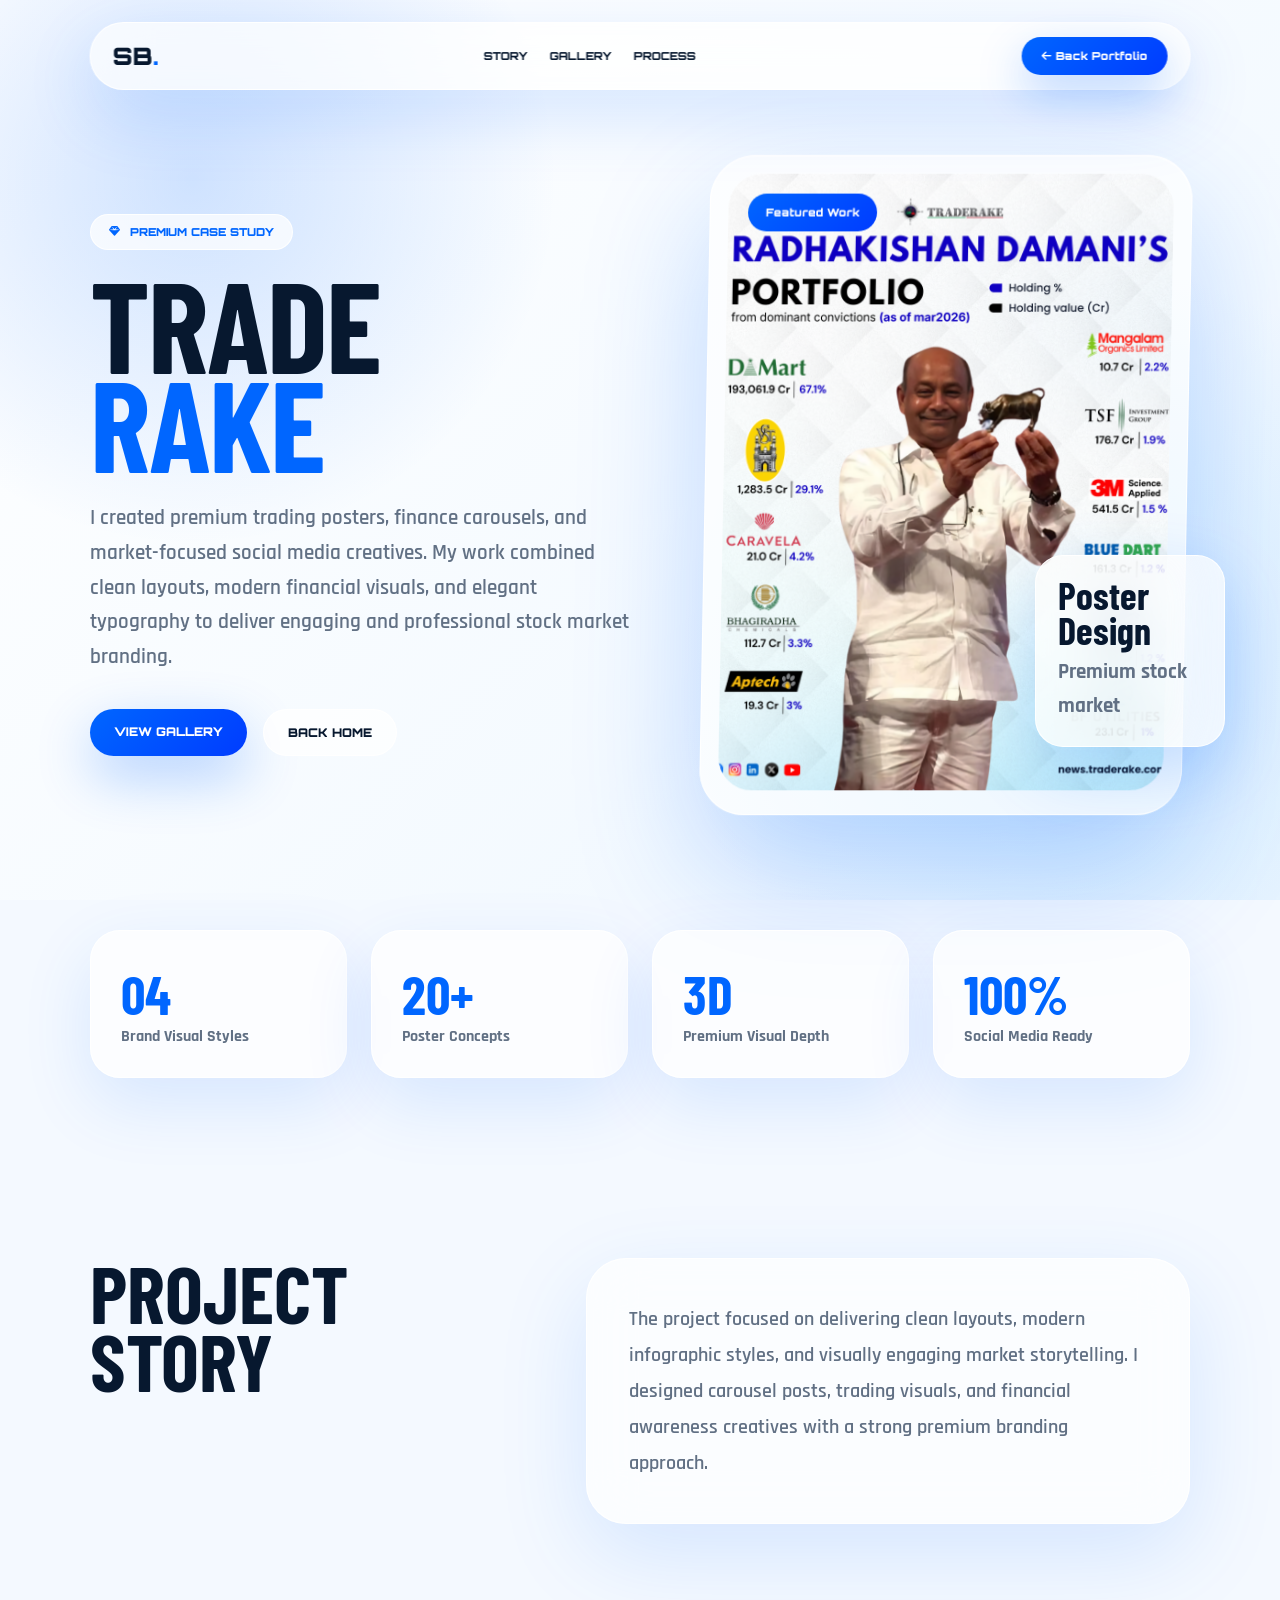
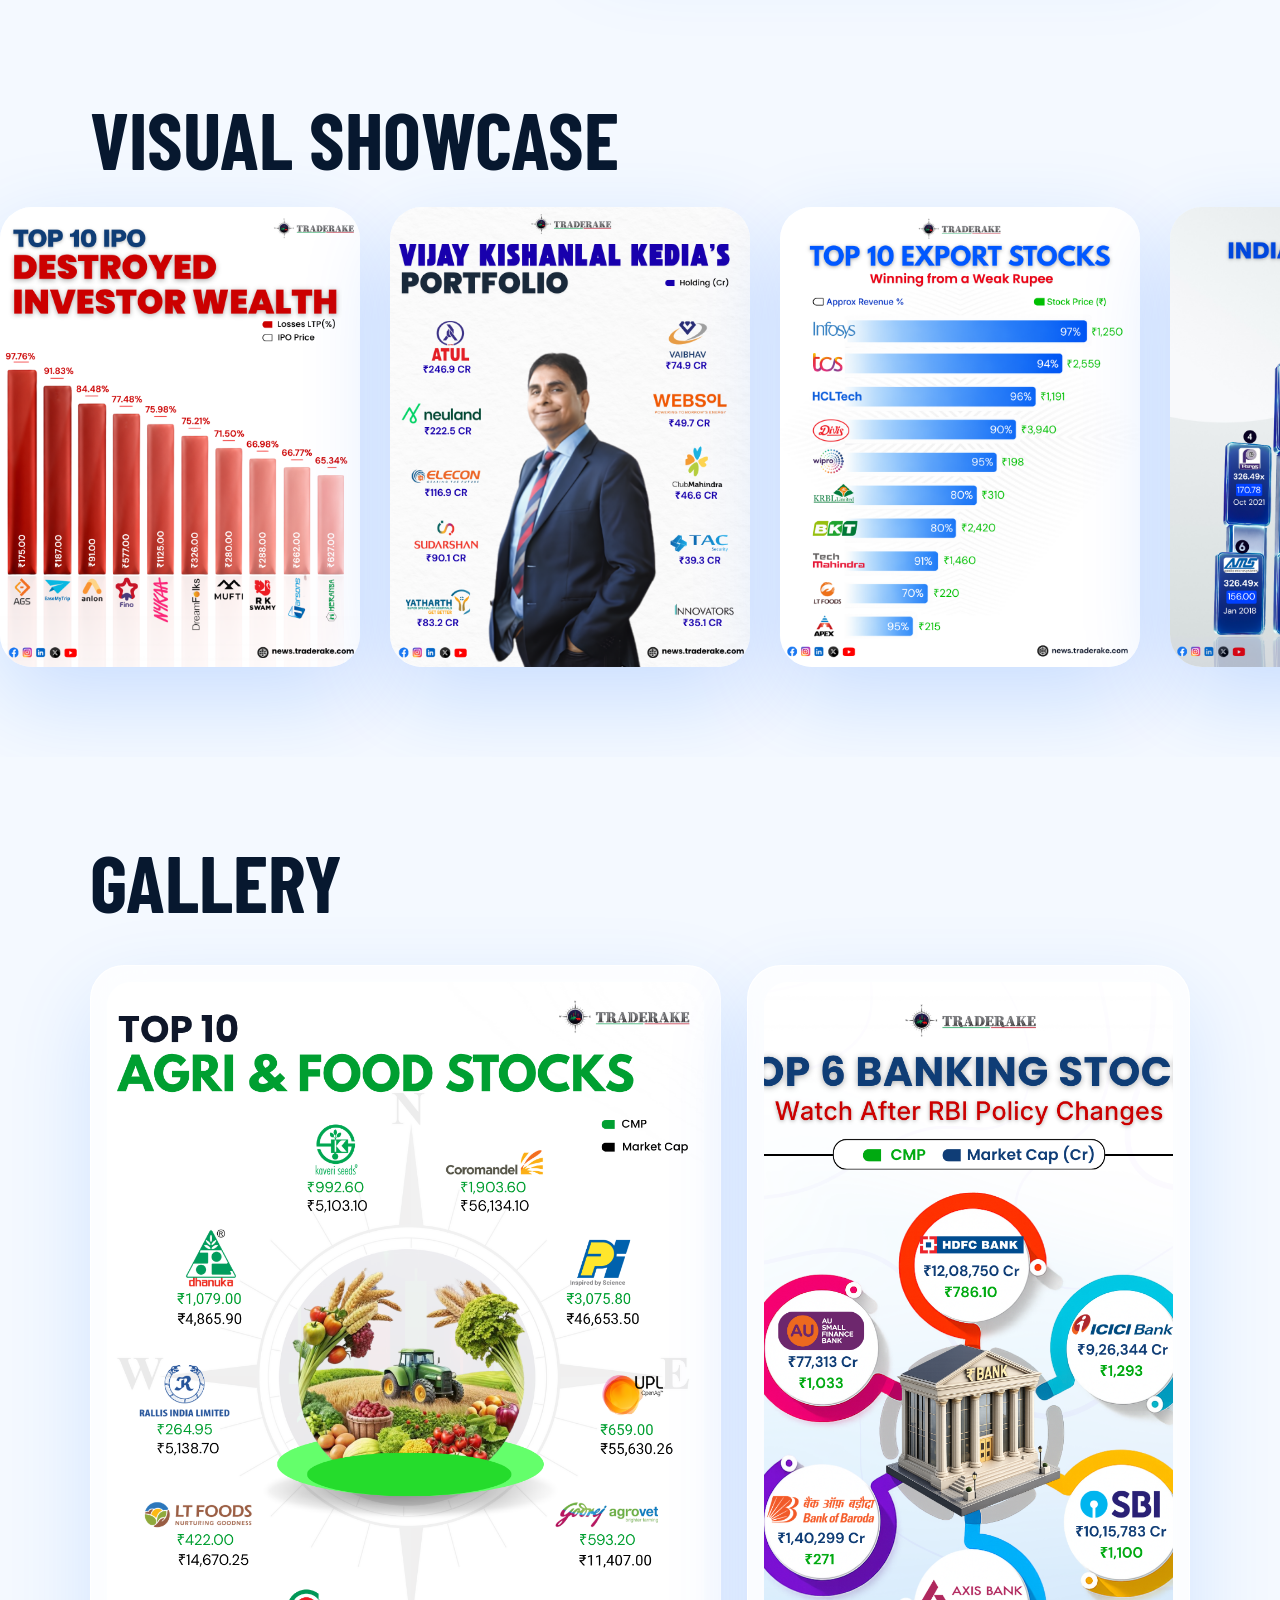
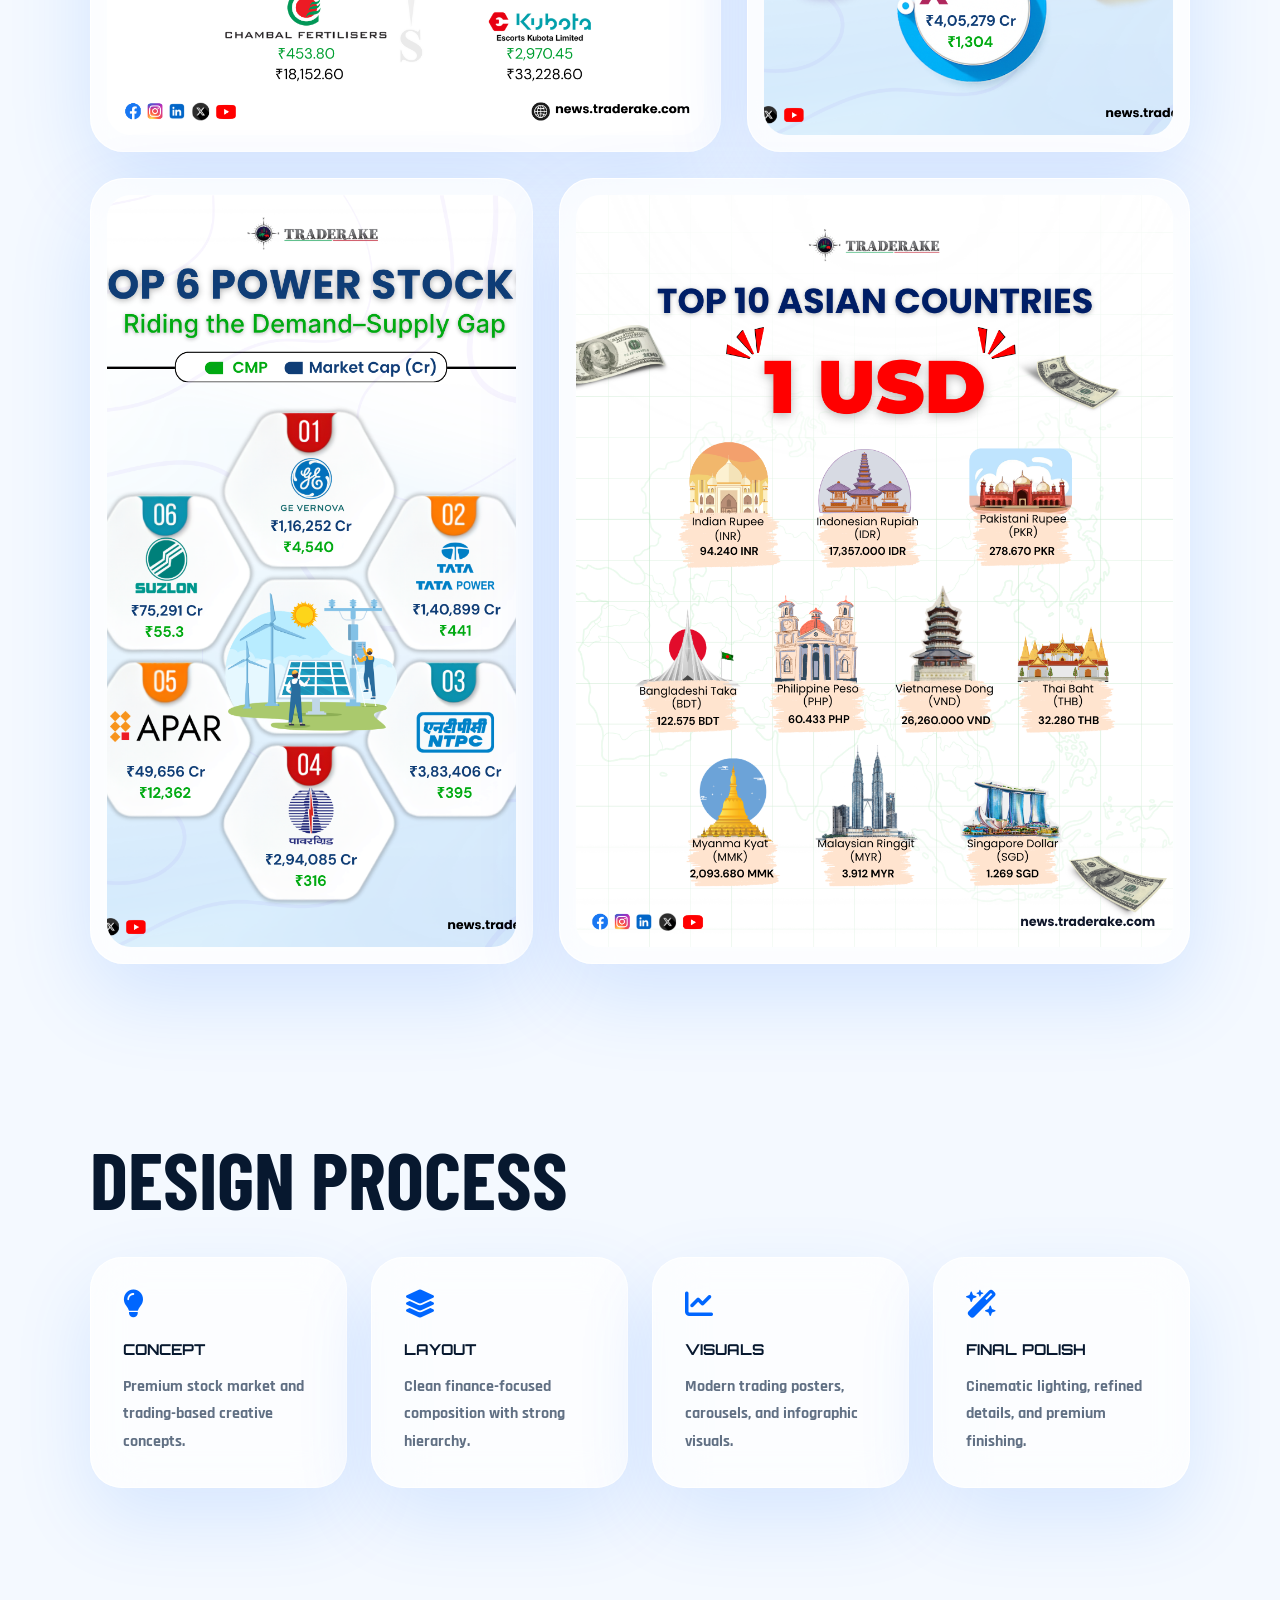
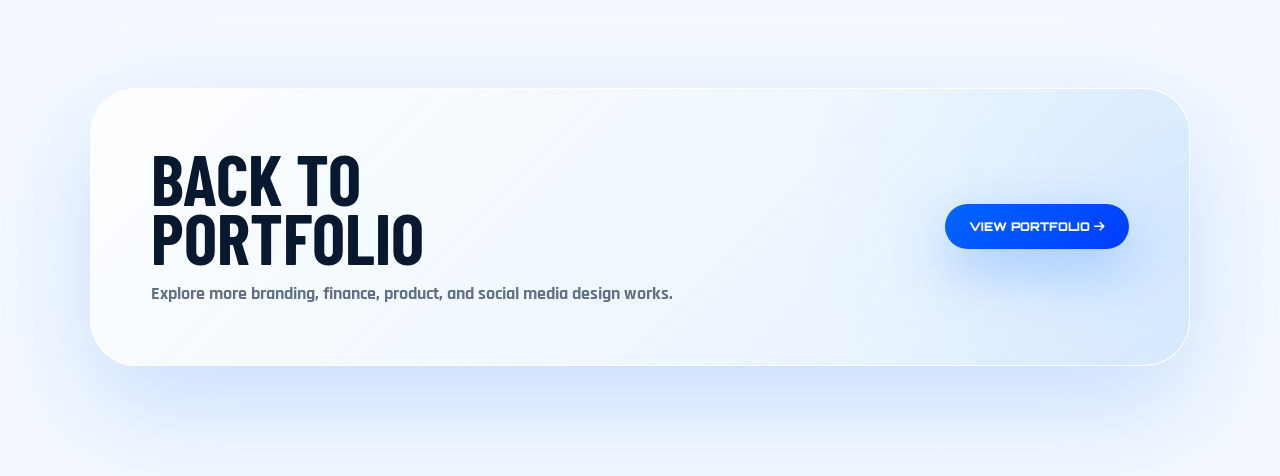
<file: traderake.html>
<!doctype html>
<html lang="en">
  <head>
    <meta charset="UTF-8" />
    <meta name="viewport" content="width=device-width, initial-scale=1.0" />
    <title>Trade Rake | Srinivasa Bala</title>

    <link
      href="https://cdnjs.cloudflare.com/ajax/libs/font-awesome/6.5.0/css/all.min.css"
      rel="stylesheet"
    />
    <link
      href="https://fonts.googleapis.com/css2?family=Barlow+Condensed:wght@600;700;800;900&family=Orbitron:wght@500;700;800&family=Rajdhani:wght@400;500;600;700&display=swap"
      rel="stylesheet"
    />

    <style>
      :root {
        --accent: #0066ff;
        --accent2: #7cc7ff;
        --bg: #f4f9ff;
        --dark: #06111f;
        --text: #07182f;
        --soft: #617084;
      }

      * {
        margin: 0;
        padding: 0;
        box-sizing: border-box;
      }

      html {
        scroll-behavior: smooth;
      }

      body {
        font-family: "Rajdhani", sans-serif;
        background: var(--bg);
        color: var(--text);
        overflow-x: hidden;
      }

      body::before {
        content: "";
        position: fixed;
        inset: 0;
        background:
          radial-gradient(
            circle at 15% 20%,
            rgba(0, 102, 255, 0.18),
            transparent 28%
          ),
          radial-gradient(
            circle at 85% 75%,
            rgba(124, 199, 255, 0.28),
            transparent 32%
          ),
          linear-gradient(135deg, #ffffff, #eef7ff);
        z-index: -2;
      }

      .noise {
        position: fixed;
        inset: 0;
        pointer-events: none;
        opacity: 0.12;
        z-index: -1;
        background-image: url("https://www.transparenttextures.com/patterns/white-wall-3.png");
      }

      /* NAV */

      header {
        position: fixed;
        top: 22px;
        left: 50%;
        transform: translateX(-50%);
        width: 86%;
        padding: 14px 22px;
        border-radius: 100px;
        z-index: 1000;
        display: flex;
        justify-content: space-between;
        align-items: center;
        background: rgba(255, 255, 255, 0.68);
        backdrop-filter: blur(28px);
        border: 1px solid rgba(255, 255, 255, 0.9);
        box-shadow: 0 25px 70px rgba(0, 102, 255, 0.16);
      }

      .logo {
        font-family: "Orbitron", sans-serif;
        font-size: 24px;
        font-weight: 900;
      }

      .logo span {
        color: var(--accent);
      }

      .nav-links {
        display: flex;
        gap: 22px;
      }

      .nav-links a {
        font-family: "Orbitron", sans-serif;
        font-size: 11px;
        text-transform: uppercase;
        font-weight: 800;
        color: var(--text);
        text-decoration: none;
      }

      .back-btn {
        padding: 12px 20px;
        border-radius: 100px;
        color: white;
        text-decoration: none;
        font-family: "Orbitron", sans-serif;
        font-size: 11px;
        font-weight: 900;
        background: linear-gradient(135deg, var(--accent), #003cff);
        box-shadow: 0 18px 45px rgba(0, 102, 255, 0.28);
      }

      /* HERO */

      .hero {
        min-height: 100vh;
        padding: 150px 7% 80px;
        display: grid;
        grid-template-columns: 1.05fr 0.95fr;
        gap: 70px;
        align-items: center;
        perspective: 1400px;
      }

      .hero-text {
        position: relative;
        z-index: 3;
      }

      .label {
        display: inline-flex;
        gap: 10px;
        align-items: center;
        padding: 10px 18px;
        border-radius: 100px;
        background: rgba(255, 255, 255, 0.72);
        border: 1px solid rgba(255, 255, 255, 0.9);
        color: var(--accent);
        font-family: "Orbitron", sans-serif;
        font-size: 11px;
        font-weight: 900;
        text-transform: uppercase;
        margin-bottom: 24px;
      }

      .hero h1 {
        font-family: "Barlow Condensed", sans-serif;
        font-size: clamp(76px, 10vw, 160px);
        line-height: 0.78;
        text-transform: uppercase;
        letter-spacing: -2px;
      }

      .hero h1 span {
        color: var(--accent);
      }

      .hero p {
        margin-top: 28px;
        max-width: 620px;
        font-size: 21px;
        line-height: 1.65;
        color: var(--soft);
        font-weight: 600;
      }

      .hero-actions {
        display: flex;
        flex-wrap: wrap;
        gap: 16px;
        margin-top: 35px;
      }

      .btn {
        padding: 15px 24px;
        border-radius: 100px;
        text-decoration: none;
        font-family: "Orbitron", sans-serif;
        font-size: 12px;
        font-weight: 900;
        text-transform: uppercase;
      }

      .btn.primary {
        color: white;
        background: linear-gradient(135deg, var(--accent), #003cff);
        box-shadow: 0 20px 55px rgba(0, 102, 255, 0.3);
      }

      .btn.secondary {
        color: var(--text);
        background: rgba(255, 255, 255, 0.7);
        border: 1px solid rgba(255, 255, 255, 0.95);
      }

      /* HERO 3D CARD */

      .hero-visual {
        position: relative;
        transform-style: preserve-3d;
      }

      .main-preview {
        position: relative;
        padding: 18px;
        border-radius: 46px;
        background: rgba(255, 255, 255, 0.58);
        backdrop-filter: blur(28px);
        border: 1px solid rgba(255, 255, 255, 0.95);
        box-shadow:
          0 55px 130px rgba(0, 102, 255, 0.24),
          inset 0 1px 0 rgba(255, 255, 255, 0.95);
        transform: rotateY(-10deg) rotateX(6deg);
        animation: floatMain 6s ease-in-out infinite;
      }

      .main-preview img {
        width: 100%;
        height: 620px;
        object-fit: cover;
        border-radius: 34px;
      }

      .preview-badge {
        position: absolute;
        top: 38px;
        left: 38px;
        padding: 12px 18px;
        border-radius: 100px;
        color: white;
        background: linear-gradient(135deg, var(--accent), #003cff);
        font-family: "Orbitron", sans-serif;
        font-size: 11px;
        font-weight: 900;
      }

      .orbit-card {
        position: absolute;
        right: -35px;
        bottom: 70px;
        width: 190px;
        padding: 22px;
        border-radius: 28px;
        background: rgba(255, 255, 255, 0.72);
        backdrop-filter: blur(24px);
        border: 1px solid rgba(255, 255, 255, 0.9);
        box-shadow: 0 25px 70px rgba(0, 102, 255, 0.2);
        animation: floatSmall 5s ease-in-out infinite;
      }

      .orbit-card h3 {
        font-family: "Barlow Condensed", sans-serif;
        font-size: 38px;
        line-height: 0.9;
      }

      .orbit-card p {
        margin-top: 8px;
        color: var(--soft);
        font-weight: 700;
      }

      /* STATS */

      .stats {
        padding: 30px 7% 90px;
        display: grid;
        grid-template-columns: repeat(4, 1fr);
        gap: 24px;
      }

      .stat {
        padding: 30px;
        border-radius: 30px;
        background: rgba(255, 255, 255, 0.68);
        backdrop-filter: blur(24px);
        border: 1px solid rgba(255, 255, 255, 0.9);
        box-shadow: 0 25px 70px rgba(0, 102, 255, 0.12);
      }

      .stat h3 {
        font-family: "Barlow Condensed", sans-serif;
        font-size: 54px;
        color: var(--accent);
      }

      .stat p {
        font-weight: 800;
        color: var(--soft);
      }

      /* STORY */

      .story {
        padding: 90px 7%;
        display: grid;
        grid-template-columns: 0.85fr 1.15fr;
        gap: 50px;
      }

      .section-title {
        font-family: "Barlow Condensed", sans-serif;
        font-size: 80px;
        line-height: 0.85;
        text-transform: uppercase;
      }

      .story-box {
        padding: 42px;
        border-radius: 40px;
        background: rgba(255, 255, 255, 0.66);
        backdrop-filter: blur(28px);
        border: 1px solid rgba(255, 255, 255, 0.9);
        box-shadow: 0 30px 90px rgba(0, 102, 255, 0.13);
      }

      .story-box p {
        color: var(--soft);
        font-size: 20px;
        line-height: 1.8;
        font-weight: 600;
      }

      /* SHOWCASE STRIP */

      .strip-section {
        padding: 90px 0;
        overflow: hidden;
      }

      .strip-title {
        padding: 0 7% 35px;
      }

      .strip {
        display: flex;
        gap: 30px;
        width: max-content;
        animation: moveStrip 28s linear infinite;
      }

      .strip:hover {
        animation-play-state: paused;
      }

      .strip img {
        width: 360px;
        height: 460px;
        object-fit: cover;
        border-radius: 32px;
        box-shadow: 0 30px 90px rgba(0, 102, 255, 0.18);
      }

      /* GALLERY */

      .gallery {
        padding: 90px 7%;
      }

      .gallery-grid {
        display: grid;
        grid-template-columns: repeat(12, 1fr);
        gap: 26px;
        margin-top: 50px;
      }

      .gallery-card {
        min-height: 420px;
        border-radius: 34px;
        overflow: hidden;
        background: rgba(255, 255, 255, 0.7);
        padding: 16px;
        backdrop-filter: blur(24px);
        border: 1px solid rgba(255, 255, 255, 0.95);
        box-shadow: 0 30px 85px rgba(0, 102, 255, 0.14);
        transition: 0.55s ease;
      }

      .gallery-card:nth-child(1),
      .gallery-card:nth-child(4) {
        grid-column: span 7;
      }

      .gallery-card:nth-child(2),
      .gallery-card:nth-child(3) {
        grid-column: span 5;
      }

      .gallery-card img {
        width: 100%;
        height: 100%;
        object-fit: cover;
        border-radius: 24px;
        transition: 0.6s ease;
      }

      .gallery-card:hover {
        transform: translateY(-14px) scale(1.015);
      }

      .gallery-card:hover img {
        transform: scale(1.05);
      }

      /* PROCESS */

      .process {
        padding: 90px 7%;
      }

      .process-grid {
        margin-top: 45px;
        display: grid;
        grid-template-columns: repeat(4, 1fr);
        gap: 24px;
      }

      .process-card {
        padding: 32px;
        border-radius: 32px;
        background: rgba(255, 255, 255, 0.68);
        backdrop-filter: blur(24px);
        border: 1px solid rgba(255, 255, 255, 0.95);
        box-shadow: 0 30px 80px rgba(0, 102, 255, 0.12);
        transition: 0.45s ease;
      }

      .process-card:hover {
        transform: translateY(-12px);
      }

      .process-card i {
        font-size: 28px;
        color: var(--accent);
        margin-bottom: 22px;
      }

      .process-card h3 {
        font-family: "Orbitron", sans-serif;
        font-size: 15px;
        text-transform: uppercase;
        margin-bottom: 14px;
      }

      .process-card p {
        color: var(--soft);
        font-weight: 700;
        line-height: 1.7;
      }

      /* NEXT */

      .next {
        padding: 110px 7%;
      }

      .next-box {
        padding: 60px;
        border-radius: 46px;
        background:
          linear-gradient(
            135deg,
            rgba(255, 255, 255, 0.78),
            rgba(220, 238, 255, 0.65)
          ),
          radial-gradient(
            circle at right,
            rgba(0, 102, 255, 0.25),
            transparent 35%
          );
        border: 1px solid rgba(255, 255, 255, 0.95);
        box-shadow: 0 40px 110px rgba(0, 102, 255, 0.18);
        display: flex;
        justify-content: space-between;
        align-items: center;
        gap: 30px;
      }

      .next-box h2 {
        font-family: "Barlow Condensed", sans-serif;
        font-size: 70px;
        text-transform: uppercase;
        line-height: 0.85;
      }

      .next-box p {
        margin-top: 14px;
        color: var(--soft);
        font-size: 18px;
        font-weight: 700;
      }

      /* REVEAL */

      .reveal {
        opacity: 0;
        transform: translateY(70px) scale(0.96);
        filter: blur(10px);
        transition: 1s cubic-bezier(0.16, 1, 0.3, 1);
      }

      .reveal.show {
        opacity: 1;
        transform: translateY(0) scale(1);
        filter: blur(0);
      }

      /* ANIMATIONS */

      @keyframes floatMain {
        0%,
        100% {
          transform: rotateY(-10deg) rotateX(6deg) translateY(0);
        }
        50% {
          transform: rotateY(-6deg) rotateX(4deg) translateY(-24px);
        }
      }

      @keyframes floatSmall {
        0%,
        100% {
          transform: translateY(0);
        }
        50% {
          transform: translateY(-22px);
        }
      }

      @keyframes moveStrip {
        from {
          transform: translateX(0);
        }
        to {
          transform: translateX(-50%);
        }
      }

      /* RESPONSIVE */

      @media (max-width: 1000px) {
        .hero,
        .story {
          grid-template-columns: 1fr;
        }
        .stats,
        .process-grid {
          grid-template-columns: 1fr 1fr;
        }
        .main-preview img {
          height: 480px;
        }
        .gallery-card:nth-child(n) {
          grid-column: span 12;
        }
      }

      @media (max-width: 700px) {
        header {
          width: 92%;
        }

        .nav-links {
          display: none;
        }

        .hero {
          padding-top: 130px;
        }

        .hero h1 {
          font-size: 76px;
        }

        .stats,
        .process-grid {
          grid-template-columns: 1fr;
        }

        .main-preview img {
          height: 420px;
        }

        .section-title {
          font-size: 56px;
        }

        .next-box {
          flex-direction: column;
          align-items: flex-start;
          padding: 38px;
        }

        .next-box h2 {
          font-size: 50px;
        }

        .orbit-card {
          right: 10px;
          bottom: 30px;
        }
      }
    </style>
  </head>

  <body>
    <div class="noise"></div>

    <header>
      <div class="logo">SB<span>.</span></div>

      <nav class="nav-links">
        <a href="#story">Story</a>
        <a href="#gallery">Gallery</a>
        <a href="#process">Process</a>
      </nav>

      <a href="index.html" class="back-btn">
        <i class="fa-solid fa-arrow-left"></i> Back Portfolio
      </a>
    </header>

    <section class="hero">
      <div class="hero-text reveal">
        <div class="label">
          <i class="fa-solid fa-gem"></i>
          Premium Case Study
        </div>

        <h1>
          Trade <br />
          <span>Rake</span>
        </h1>

        <p>
          I created premium trading posters, finance carousels, and
          market-focused social media creatives. My work combined clean layouts,
          modern financial visuals, and elegant typography to deliver engaging
          and professional stock market branding.
        </p>

        <div class="hero-actions">
          <a href="#gallery" class="btn primary">View Gallery</a>
          <a href="index.html" class="btn secondary">Back Home</a>
        </div>
      </div>

      <div class="hero-visual reveal">
        <div class="main-preview">
          <span class="preview-badge">Featured Work</span>
          <img src="assets/Trade Rake/TR 1 (1).png" alt="Trade Rake Project" />
        </div>

        <div class="orbit-card">
          <h3>Poster<br />Design</h3>
          <p>Premium stock market</p>
        </div>
      </div>
    </section>

    <section class="stats reveal">
      <div class="stat">
        <h3>04</h3>
        <p>Brand Visual Styles</p>
      </div>
      <div class="stat">
        <h3>20+</h3>
        <p>Poster Concepts</p>
      </div>
      <div class="stat">
        <h3>3D</h3>
        <p>Premium Visual Depth</p>
      </div>
      <div class="stat">
        <h3>100%</h3>
        <p>Social Media Ready</p>
      </div>
    </section>

    <section class="story" id="story">
      <div class="reveal">
        <h2 class="section-title">Project<br />Story</h2>
      </div>

      <div class="story-box reveal">
        <p>
          The project focused on delivering clean layouts, modern infographic
          styles, and visually engaging market storytelling. I designed carousel
          posts, trading visuals, and financial awareness creatives with a
          strong premium branding approach.
        </p>
      </div>
    </section>

    <section class="strip-section">
      <div class="strip-title reveal">
        <h2 class="section-title">Visual Showcase</h2>
      </div>

      <div class="strip">
        <img src="assets/Trade Rake/TR 1 (6).png" />
        <img src="assets/Trade Rake/TR 1 (5).png" />
        <img src="assets/Trade Rake/TR 1 (7).png" />
        <img src="assets/Trade Rake/TR 1 (8).png" />
        <img src="assets/Trade Rake/TR 1 (9).png" />
        <img src="assets/Trade Rake/TR.png" />

        <img src="assets/Trade Rake/TR 1 (6).png" />
        <img src="assets/Trade Rake/TR 1 (5).png" />
        <img src="assets/Trade Rake/TR 1 (7).png" />
        <img src="assets/Trade Rake/TR 1 (8).png" />
        <img src="assets/Trade Rake/TR 1 (9).png" />
        <img src="assets/Trade Rake/TR.png" />
      </div>
    </section>

    <section class="gallery" id="gallery">
      <div class="reveal">
        <h2 class="section-title">Gallery</h2>
      </div>

      <div class="gallery-grid">
        <div class="gallery-card reveal">
          <img src="assets/Trade Rake/TR 1 (10).png" />
        </div>
        <div class="gallery-card reveal">
          <img src="assets/Trade Rake/TR 1 (2).png" />
        </div>
        <div class="gallery-card reveal">
          <img src="assets/Trade Rake/TR 1 (3).png" />
        </div>
        <div class="gallery-card reveal">
          <img src="assets/Trade Rake/TR 1 (4).png" />
        </div>
      </div>
    </section>

    <section class="process" id="process">
      <div class="reveal">
        <h2 class="section-title">Design Process</h2>
      </div>

      <div class="process-grid">
        <div class="process-card reveal">
          <i class="fa-solid fa-lightbulb"></i>
          <h3>Concept</h3>
          <p>Premium stock market and trading-based creative concepts.</p>
        </div>

        <div class="process-card reveal">
          <i class="fa-solid fa-layer-group"></i>
          <h3>Layout</h3>
          <p>Clean finance-focused composition with strong hierarchy.</p>
        </div>

        <div class="process-card reveal">
          <i class="fa-solid fa-chart-line"></i>
          <h3>Visuals</h3>
          <p>Modern trading posters, carousels, and infographic visuals.</p>
        </div>

        <div class="process-card reveal">
          <i class="fa-solid fa-wand-magic-sparkles"></i>
          <h3>Final Polish</h3>
          <p>Cinematic lighting, refined details, and premium finishing.</p>
        </div>
      </div>
    </section>

    <section class="next">
      <div class="next-box reveal">
        <div>
          <h2>Back To<br />Portfolio</h2>
          <p>
            Explore more branding, finance, product, and social media design
            works.
          </p>
        </div>

        <a href="index.html" class="btn primary">
          View Portfolio <i class="fa-solid fa-arrow-right"></i>
        </a>
      </div>
    </section>

    <script>
      const reveals = document.querySelectorAll(".reveal");

      const revealObserver = new IntersectionObserver(
        (entries) => {
          entries.forEach((entry) => {
            if (entry.isIntersecting) {
              entry.target.classList.add("show");
            }
          });
        },
        { threshold: 0.18 },
      );

      reveals.forEach((el) => revealObserver.observe(el));

      const cards = document.querySelectorAll(
        ".gallery-card,.process-card,.stat",
      );

      cards.forEach((card) => {
        card.addEventListener("mousemove", (e) => {
          const rect = card.getBoundingClientRect();
          const x = e.clientX - rect.left;
          const y = e.clientY - rect.top;

          const rotateY = (x / rect.width - 0.5) * 10;
          const rotateX = (y / rect.height - 0.5) * -10;

          card.style.transform = `perspective(1000px) rotateX(${rotateX}deg) rotateY(${rotateY}deg) translateY(-10px)`;
        });

        card.addEventListener("mouseleave", () => {
          card.style.transform = "";
        });
      });
    </script>
  </body>
</html>
</file>
